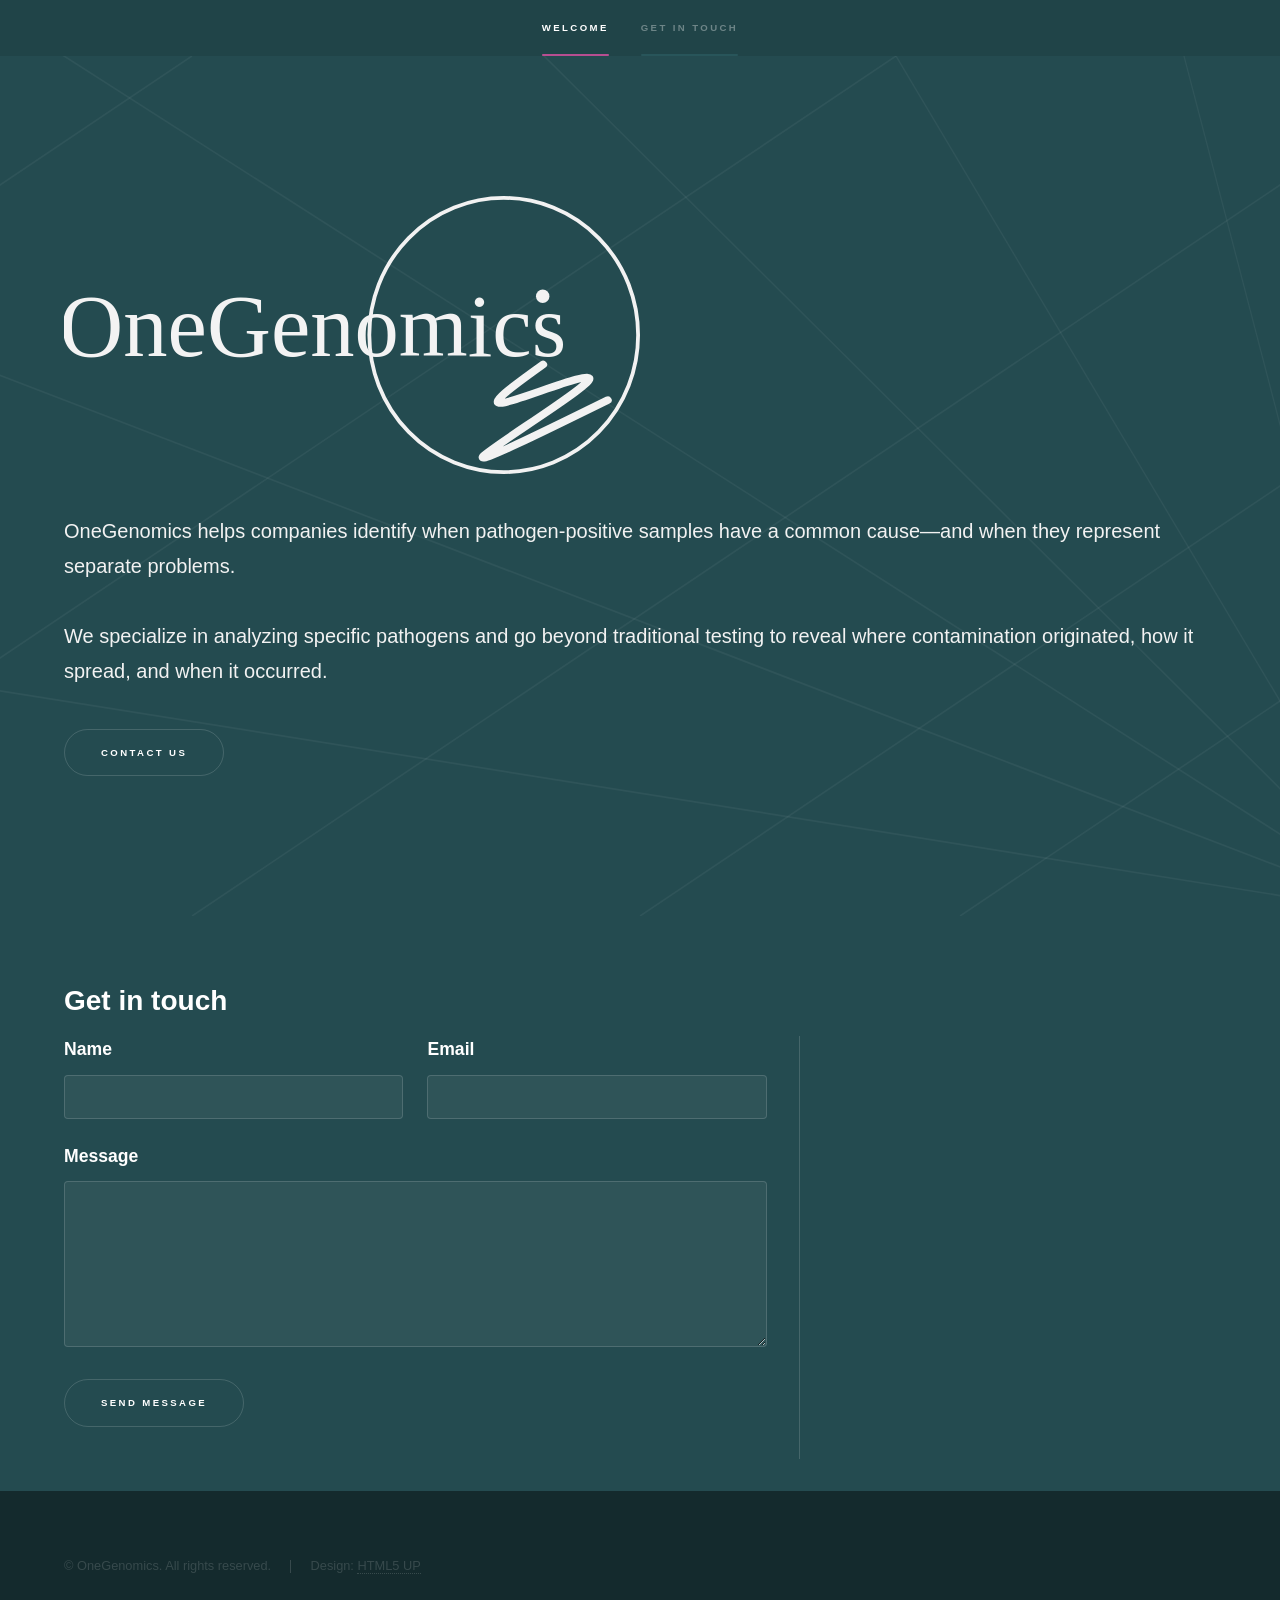
<file: index.html>
<!DOCTYPE HTML>
<!--
	Hyperspace by HTML5 UP
	html5up.net | @ajlkn
	Free for personal and commercial use under the CCA 3.0 license (html5up.net/license)
-->
<html>
	<head>
		<title>OneGenomics</title>
		<meta charset="utf-8" />
		<meta name="viewport" content="width=device-width, initial-scale=1, user-scalable=no" />
		<link rel="stylesheet" href="assets/css/main.css" />
		<noscript><link rel="stylesheet" href="assets/css/noscript.css" /></noscript>
	</head>
	<body class="is-preload">

		<!-- Sidebar -->
			<section id="sidebar">
				<div class="inner">
					<nav>
						<ul>
							<li><a href="#intro">Welcome</a></li>
							<!-- <li><a href="#one">Who we are</a></li> -->
							<!-- <li><a href="#two">What we do</a></li> -->
							<li><a href="#three">Get in touch</a></li>
						</ul>
					</nav>
				</div>
			</section>

		<!-- Wrapper -->
			<div id="wrapper">

				<!-- Intro -->
					<section id="intro" class="wrapper style1 fullscreen fade-up">
						<div class="inner">
							<h1><img src="assets/css/images/logo.svg" alt="OneGenomics" style="width: 50%;" /></h1>
							<p style="color: #f2f2f2ff;">OneGenomics helps companies identify when pathogen-positive samples have a common cause—and when they represent separate problems. <br />
							<br />
							We specialize in analyzing specific pathogens and go beyond traditional testing to reveal where contamination originated, how it spread, and when it occurred. </p>
							<ul class="actions">
								<li><a href="#three" class="button scrolly">Contact Us</a></li>
							</ul>
						</div>
					</section>

				<!-- One -->
<!-- 					<section id="one" class="wrapper style2 spotlights">
						<section>
							<a href="#" class="image"><img src="images/pic01.jpg" alt="" data-position="center center" /></a>
							<div class="content">
								<div class="inner">
									<h2>Sed ipsum dolor</h2>
									<p>Phasellus convallis elit id ullamcorper pulvinar. Duis aliquam turpis mauris, eu ultricies erat malesuada quis. Aliquam dapibus.</p>
									<ul class="actions">
										<li><a href="generic.html" class="button">Learn more</a></li>
									</ul>
								</div>
							</div>
						</section>
						<section>
							<a href="#" class="image"><img src="images/pic02.jpg" alt="" data-position="top center" /></a>
							<div class="content">
								<div class="inner">
									<h2>Feugiat consequat</h2>
									<p>Phasellus convallis elit id ullamcorper pulvinar. Duis aliquam turpis mauris, eu ultricies erat malesuada quis. Aliquam dapibus.</p>
									<ul class="actions">
										<li><a href="generic.html" class="button">Learn more</a></li>
									</ul>
								</div>
							</div>
						</section>
						<section>
							<a href="#" class="image"><img src="images/pic03.jpg" alt="" data-position="25% 25%" /></a>
							<div class="content">
								<div class="inner">
									<h2>Ultricies aliquam</h2>
									<p>Phasellus convallis elit id ullamcorper pulvinar. Duis aliquam turpis mauris, eu ultricies erat malesuada quis. Aliquam dapibus.</p>
									<ul class="actions">
										<li><a href="generic.html" class="button">Learn more</a></li>
									</ul>
								</div>
							</div>
						</section>
					</section> -->

				<!-- Two -->
<!-- 					<section id="two" class="wrapper style3 fade-up">
						<div class="inner">
							<h2>What we do</h2>
							<p>Phasellus convallis elit id ullamcorper pulvinar. Duis aliquam turpis mauris, eu ultricies erat malesuada quis. Aliquam dapibus, lacus eget hendrerit bibendum, urna est aliquam sem, sit amet imperdiet est velit quis lorem.</p>
							<div class="features">
								<section>
									<span class="icon solid major fa-code"></span>
									<h3>Lorem ipsum amet</h3>
									<p>Phasellus convallis elit id ullam corper amet et pulvinar. Duis aliquam turpis mauris, sed ultricies erat dapibus.</p>
								</section>
								<section>
									<span class="icon solid major fa-lock"></span>
									<h3>Aliquam sed nullam</h3>
									<p>Phasellus convallis elit id ullam corper amet et pulvinar. Duis aliquam turpis mauris, sed ultricies erat dapibus.</p>
								</section>
								<section>
									<span class="icon solid major fa-cog"></span>
									<h3>Sed erat ullam corper</h3>
									<p>Phasellus convallis elit id ullam corper amet et pulvinar. Duis aliquam turpis mauris, sed ultricies erat dapibus.</p>
								</section>
								<section>
									<span class="icon solid major fa-desktop"></span>
									<h3>Veroeros quis lorem</h3>
									<p>Phasellus convallis elit id ullam corper amet et pulvinar. Duis aliquam turpis mauris, sed ultricies erat dapibus.</p>
								</section>
								<section>
									<span class="icon solid major fa-link"></span>
									<h3>Urna quis bibendum</h3>
									<p>Phasellus convallis elit id ullam corper amet et pulvinar. Duis aliquam turpis mauris, sed ultricies erat dapibus.</p>
								</section>
								<section>
									<span class="icon major fa-gem"></span>
									<h3>Aliquam urna dapibus</h3>
									<p>Phasellus convallis elit id ullam corper amet et pulvinar. Duis aliquam turpis mauris, sed ultricies erat dapibus.</p>
								</section>
							</div>
							<ul class="actions">
								<li><a href="generic.html" class="button">Learn more</a></li>
							</ul>
						</div>
					</section> -->

				<!-- Three -->
					<section id="three" class="wrapper style1 fade-up">
						<div class="inner">
							<h2>Get in touch</h2>
							<div class="split style1">
								<section>
									<form method="POST" action="https://formsubmit.co/cam%40onegenomics.tech">
										<!--
											FormSubmit allows the form to send directly to your email (no backend required).
											See https://formsubmit.co/ for more details.
										-->
										<input type="hidden" name="_subject" value="New message from onegenomics.tech" />
										<input type="hidden" name="_captcha" value="false" />
										<input type="hidden" name="_next" value="https://onegenomics.tech/thank-you.html" />
										<div class="fields">
											<div class="field half">
												<label for="name">Name</label>
												<input type="text" name="name" id="name" required />
											</div>
											<div class="field half">
												<label for="email">Email</label>
												<input type="email" name="email" id="email" required />
											</div>
											<div class="field">
												<label for="message">Message</label>
												<textarea name="message" id="message" rows="5" required></textarea>
											</div>
										</div>
										<ul class="actions">
												<li><button type="submit" class="button submit">Send Message</button></li>
										</ul>
									</form>
								</section>
								<!--
								<section>
									<ul class="contact">
										<li>
											<h3>Address</h3>
											<span>12345 Somewhere Road #654<br />
											Nashville, TN 00000-0000<br />
											USA</span>
										</li>
										<li>
											<h3>Email</h3>
											<a href="#">user@untitled.tld</a>
										</li>
										<li>
											<h3>Phone</h3>
											<span>(000) 000-0000</span>
										</li>
										<li>
											<h3>Social</h3>
											<ul class="icons">
												<li><a href="#" class="icon brands fa-twitter"><span class="label">Twitter</span></a></li>
												<li><a href="#" class="icon brands fa-facebook-f"><span class="label">Facebook</span></a></li>
												<li><a href="#" class="icon brands fa-github"><span class="label">GitHub</span></a></li>
												<li><a href="#" class="icon brands fa-instagram"><span class="label">Instagram</span></a></li>
												<li><a href="#" class="icon brands fa-linkedin-in"><span class="label">LinkedIn</span></a></li>
											</ul>
										</li>
									</ul>
								</section>
								-->
							</div>
						</div>
					</section>

			</div>

		<!-- Footer -->
			<footer id="footer" class="wrapper style1-alt">
				<div class="inner">
					<ul class="menu">
						<li>&copy; OneGenomics. All rights reserved.</li><li>Design: <a href="http://html5up.net">HTML5 UP</a></li>
					</ul>
				</div>
			</footer>

		<!-- Scripts -->
			<script src="assets/js/jquery.min.js"></script>
			<script src="assets/js/jquery.scrollex.min.js"></script>
			<script src="assets/js/jquery.scrolly.min.js"></script>
			<script src="assets/js/browser.min.js"></script>
			<script src="assets/js/breakpoints.min.js"></script>
			<script src="assets/js/util.js"></script>
			<script src="assets/js/main.js"></script>

	</body>
</html>
</file>
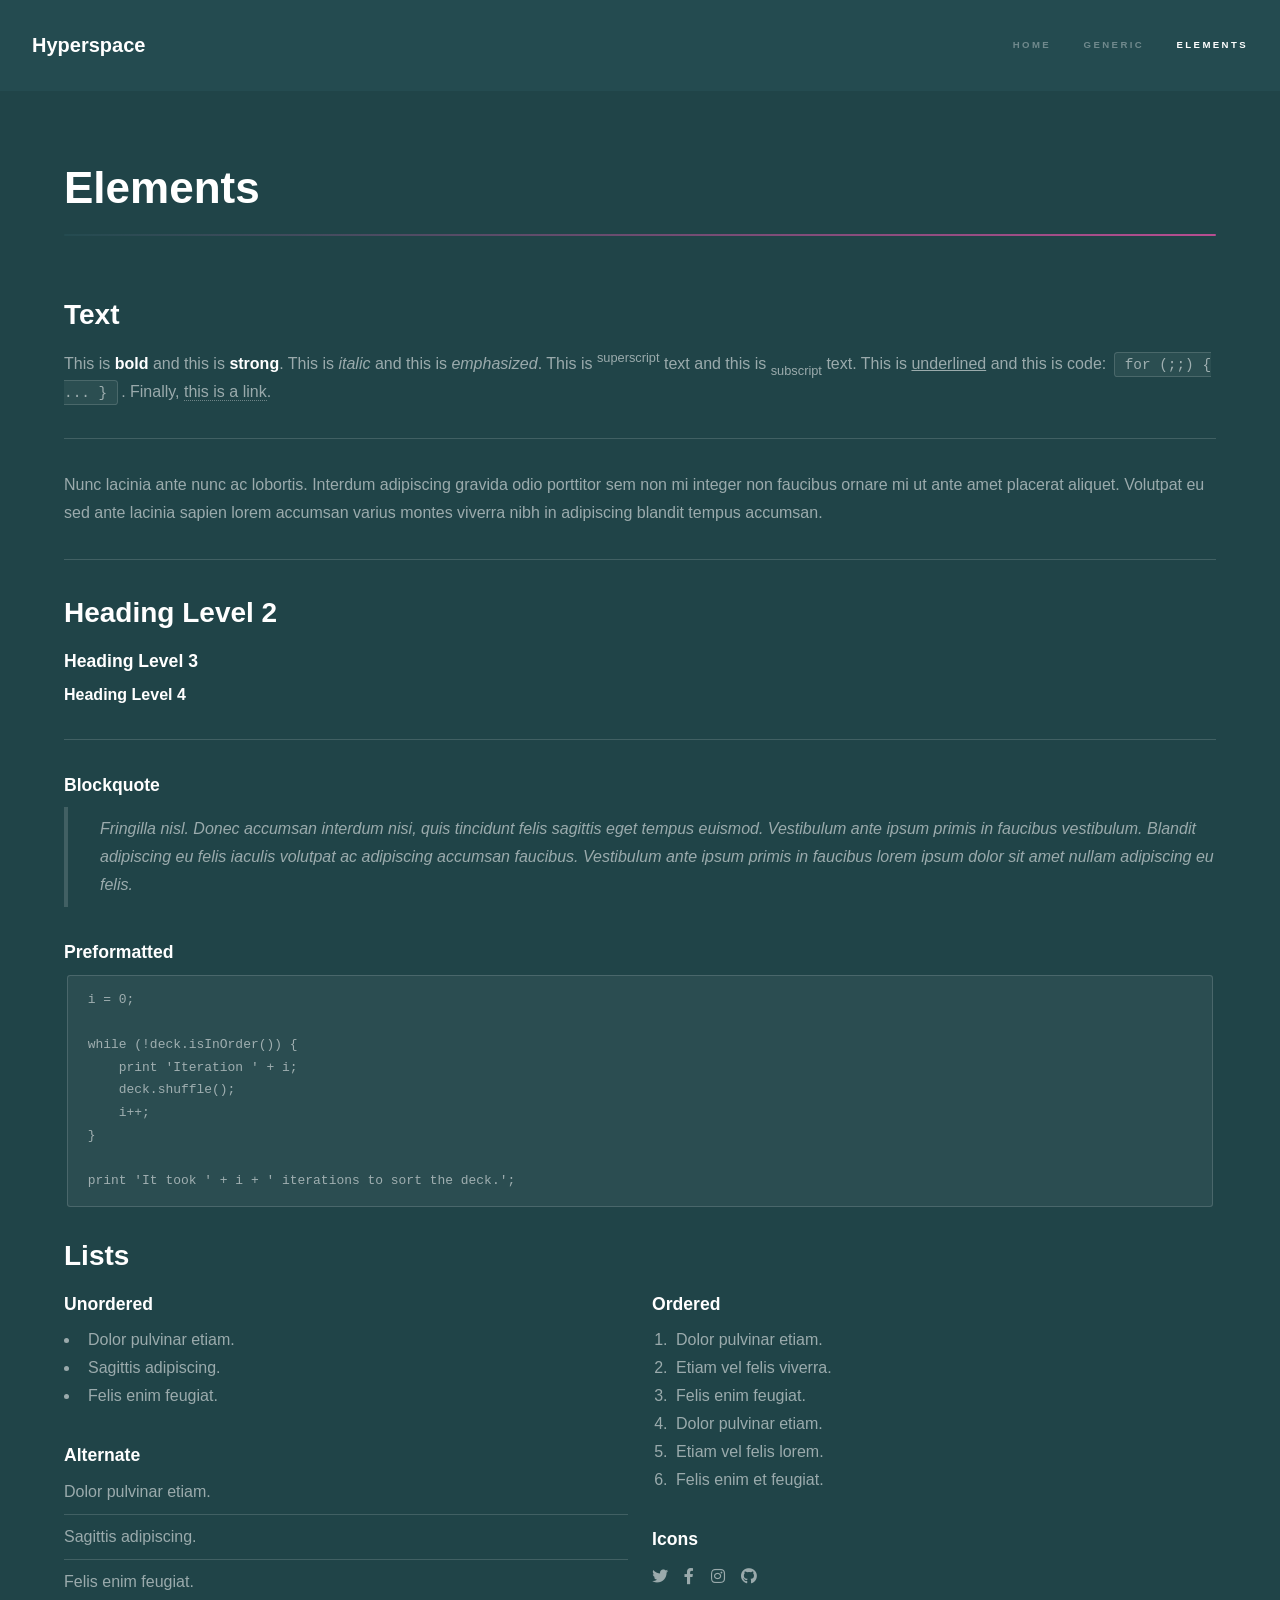
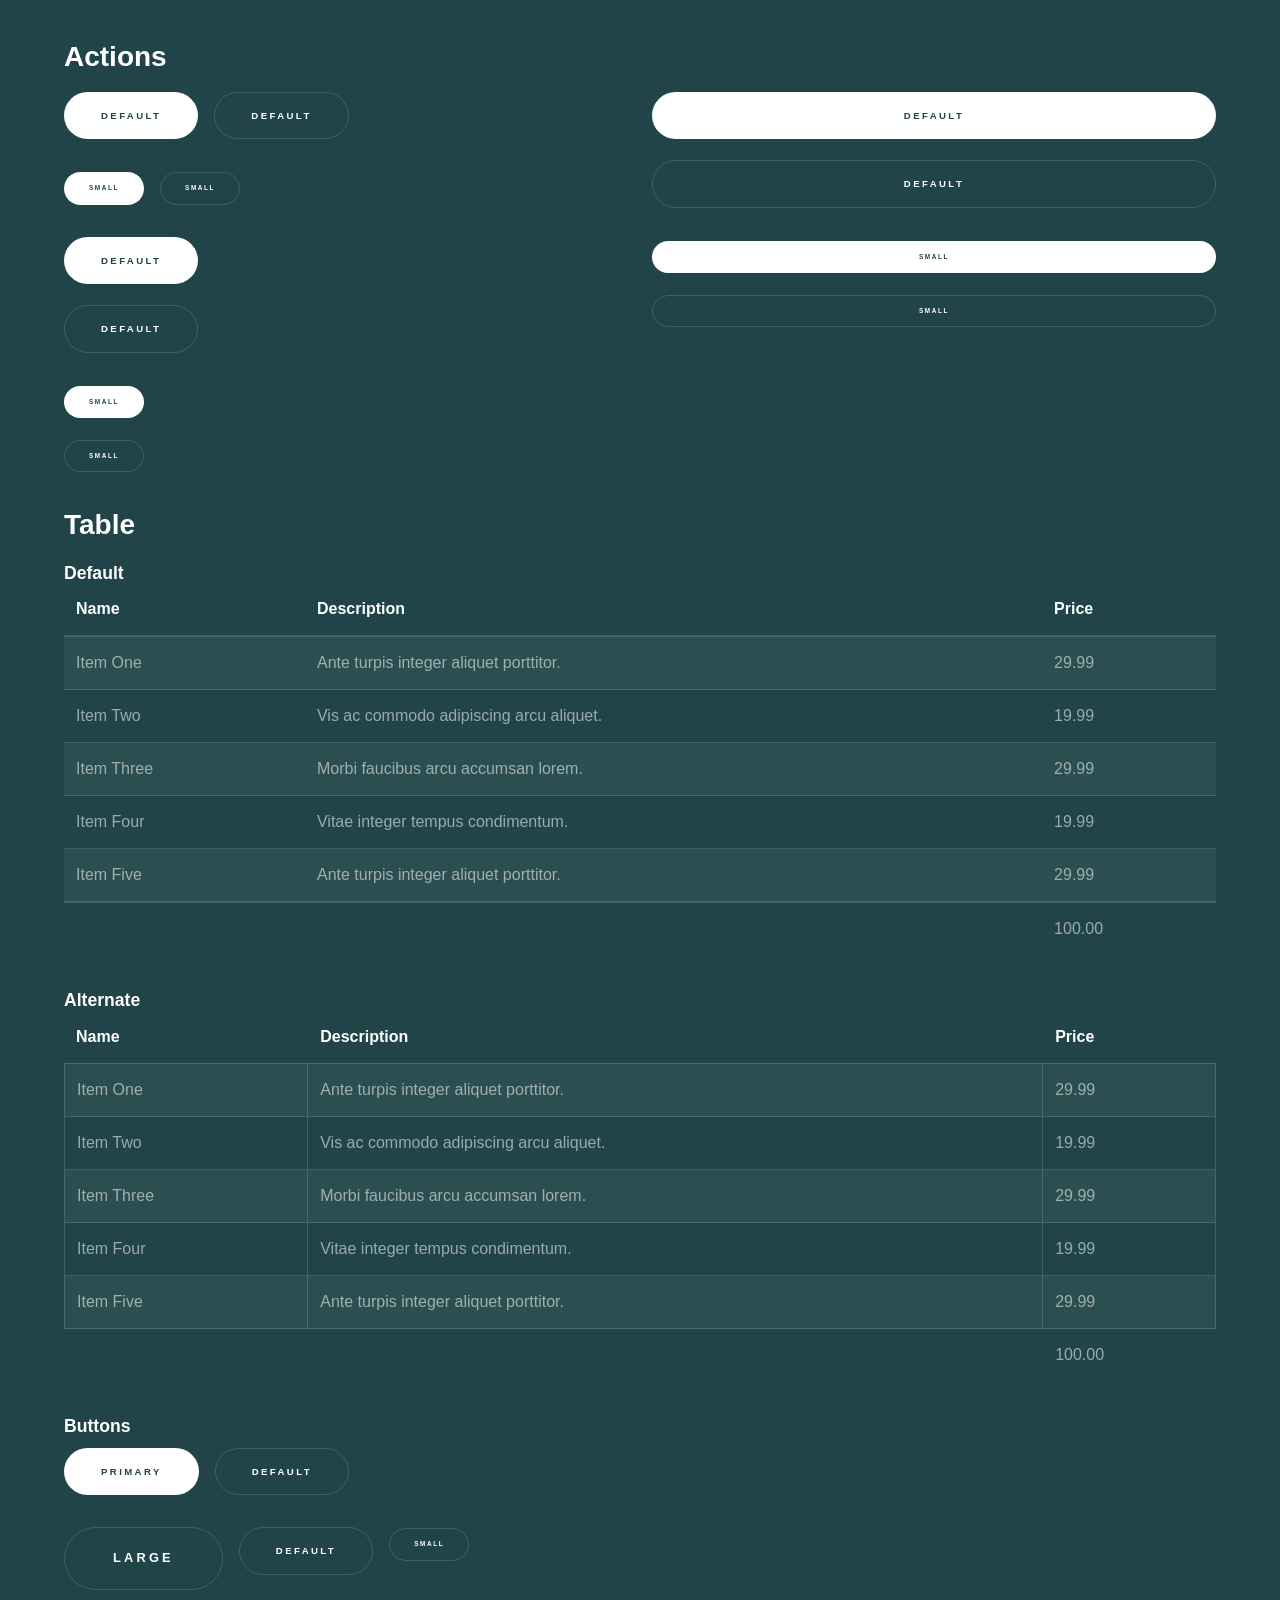
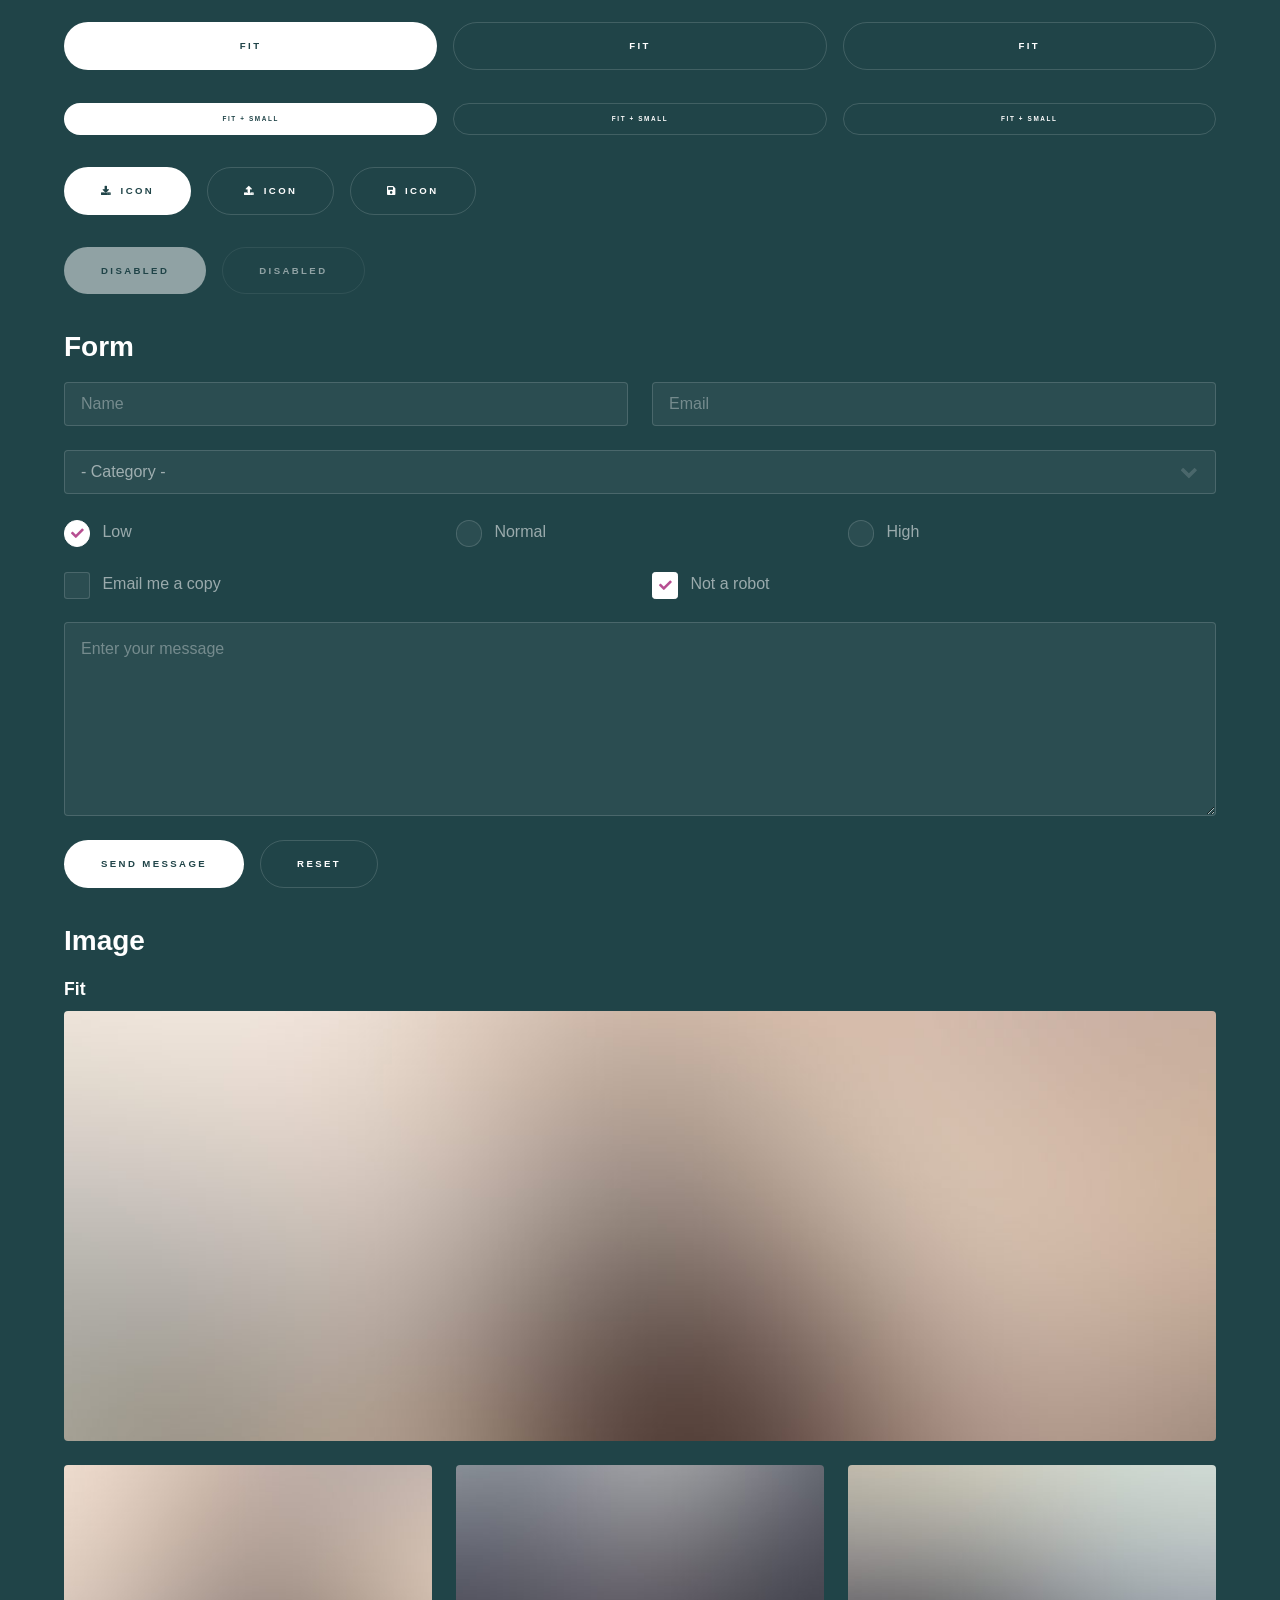
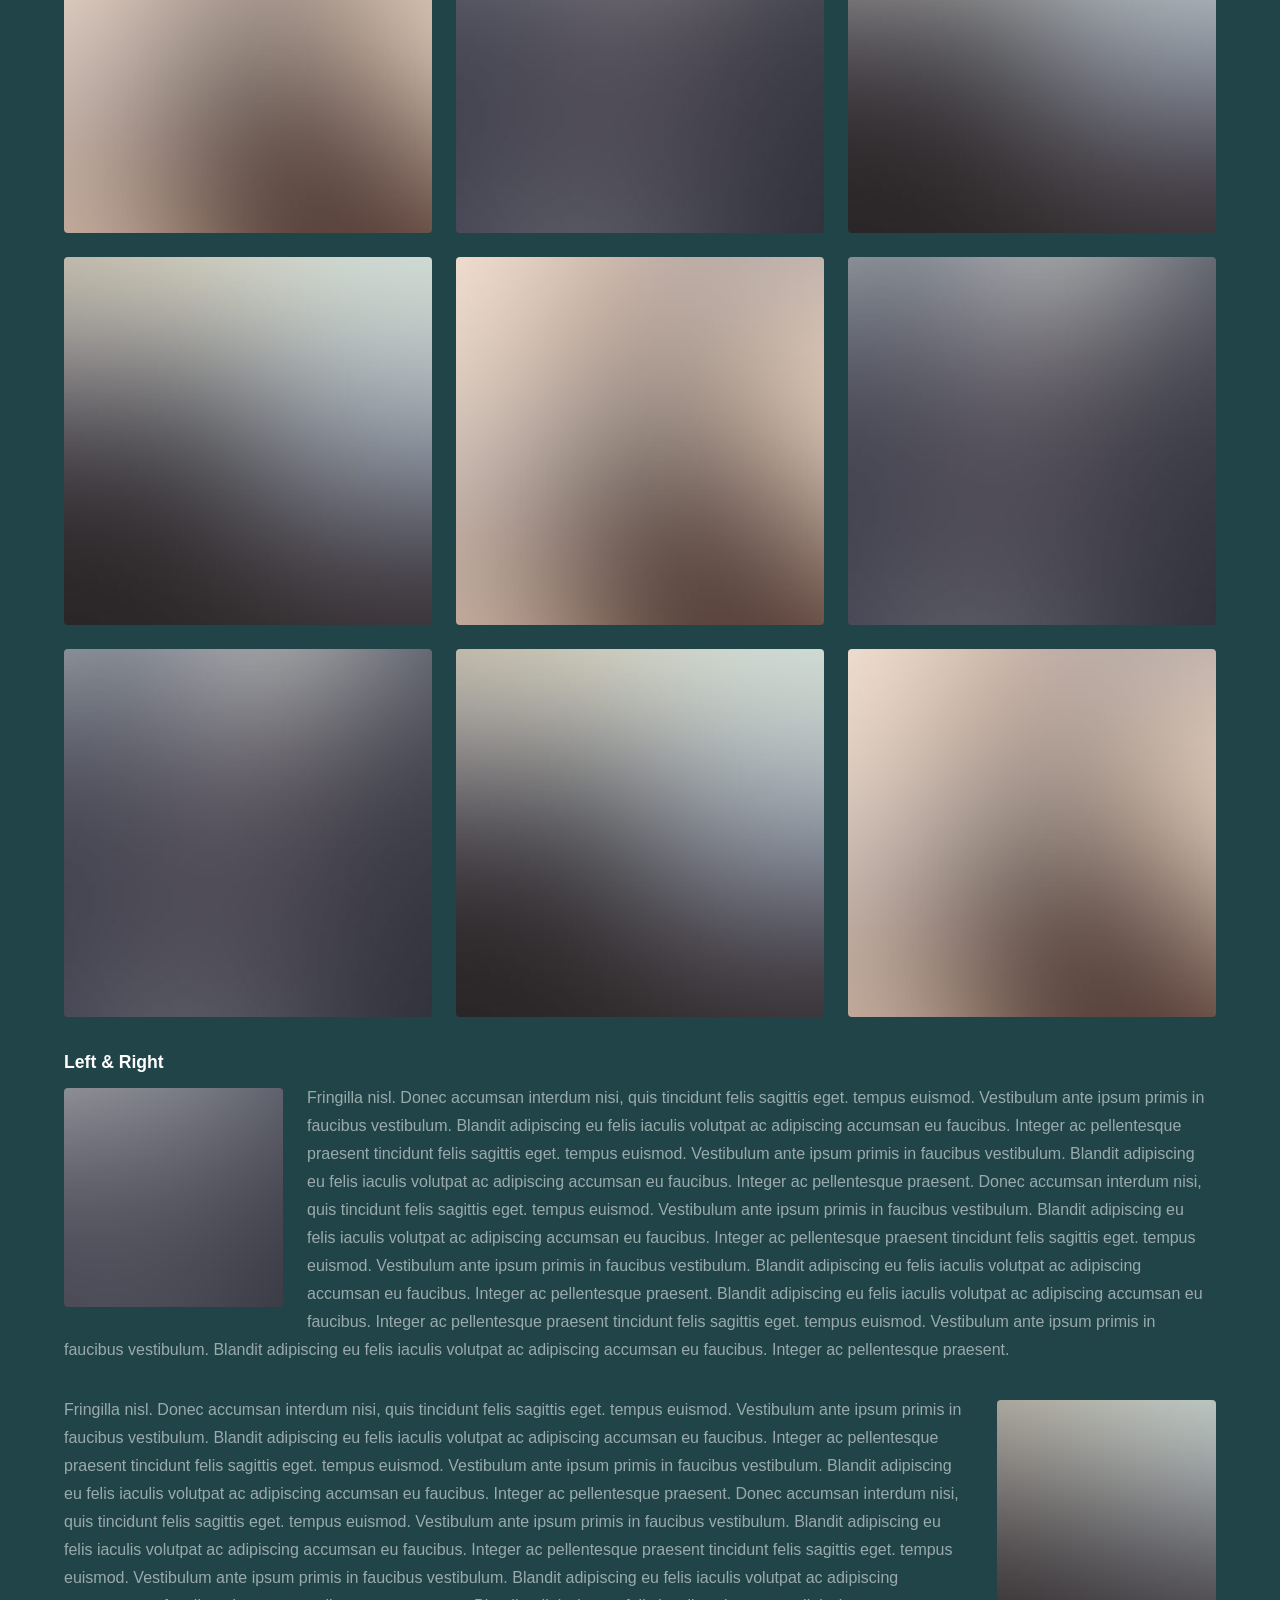
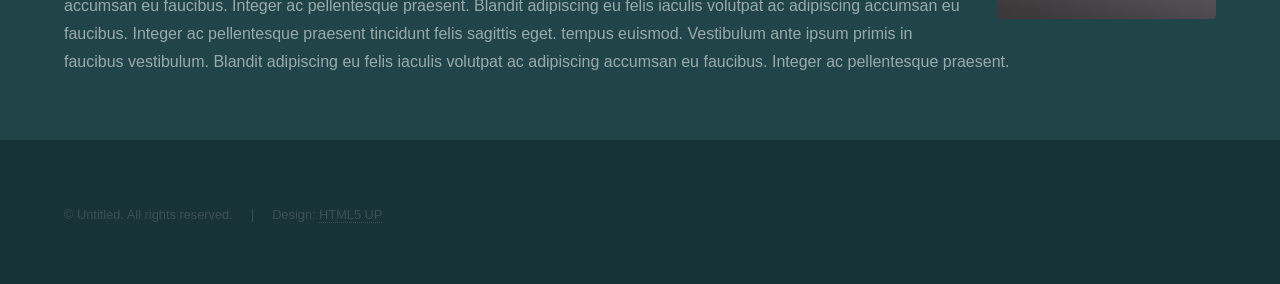
<file: elements.html>
<!DOCTYPE HTML>
<!--
	Hyperspace by HTML5 UP
	html5up.net | @ajlkn
	Free for personal and commercial use under the CCA 3.0 license (html5up.net/license)
-->
<html>
	<head>
		<title>Elements - Hyperspace by HTML5 UP</title>
		<meta charset="utf-8" />
		<meta name="viewport" content="width=device-width, initial-scale=1, user-scalable=no" />
		<link rel="stylesheet" href="assets/css/main.css" />
		<noscript><link rel="stylesheet" href="assets/css/noscript.css" /></noscript>
	</head>
	<body class="is-preload">

		<!-- Header -->
			<header id="header">
				<a href="index.html" class="title">Hyperspace</a>
				<nav>
					<ul>
						<li><a href="index.html">Home</a></li>
						<li><a href="generic.html">Generic</a></li>
						<li><a href="elements.html"  class="active">Elements</a></li>
					</ul>
				</nav>
			</header>

		<!-- Wrapper -->
			<div id="wrapper">

				<!-- Main -->
					<section id="main" class="wrapper">
						<div class="inner">
							<h1 class="major">Elements</h1>

							<!-- Text -->
								<section>
									<h2>Text</h2>
									<p>This is <b>bold</b> and this is <strong>strong</strong>. This is <i>italic</i> and this is <em>emphasized</em>.
									This is <sup>superscript</sup> text and this is <sub>subscript</sub> text.
									This is <u>underlined</u> and this is code: <code>for (;;) { ... }</code>. Finally, <a href="#">this is a link</a>.</p>
									<hr />
									<p>Nunc lacinia ante nunc ac lobortis. Interdum adipiscing gravida odio porttitor sem non mi integer non faucibus ornare mi ut ante amet placerat aliquet. Volutpat eu sed ante lacinia sapien lorem accumsan varius montes viverra nibh in adipiscing blandit tempus accumsan.</p>
									<hr />
									<h2>Heading Level 2</h2>
									<h3>Heading Level 3</h3>
									<h4>Heading Level 4</h4>
									<hr />
									<h3>Blockquote</h3>
									<blockquote>Fringilla nisl. Donec accumsan interdum nisi, quis tincidunt felis sagittis eget tempus euismod. Vestibulum ante ipsum primis in faucibus vestibulum. Blandit adipiscing eu felis iaculis volutpat ac adipiscing accumsan faucibus. Vestibulum ante ipsum primis in faucibus lorem ipsum dolor sit amet nullam adipiscing eu felis.</blockquote>
									<h3>Preformatted</h3>
									<pre><code>i = 0;

while (!deck.isInOrder()) {
    print 'Iteration ' + i;
    deck.shuffle();
    i++;
}

print 'It took ' + i + ' iterations to sort the deck.';</code></pre>
								</section>

							<!-- Lists -->
								<section>
									<h2>Lists</h2>
									<div class="row">
										<div class="col-6 col-12-medium">
											<h3>Unordered</h3>
											<ul>
												<li>Dolor pulvinar etiam.</li>
												<li>Sagittis adipiscing.</li>
												<li>Felis enim feugiat.</li>
											</ul>
											<h3>Alternate</h3>
											<ul class="alt">
												<li>Dolor pulvinar etiam.</li>
												<li>Sagittis adipiscing.</li>
												<li>Felis enim feugiat.</li>
											</ul>
										</div>
										<div class="col-6 col-12-medium">
											<h3>Ordered</h3>
											<ol>
												<li>Dolor pulvinar etiam.</li>
												<li>Etiam vel felis viverra.</li>
												<li>Felis enim feugiat.</li>
												<li>Dolor pulvinar etiam.</li>
												<li>Etiam vel felis lorem.</li>
												<li>Felis enim et feugiat.</li>
											</ol>
											<h3>Icons</h3>
											<ul class="icons">
												<li><a href="#" class="icon brands fa-twitter"><span class="label">Twitter</span></a></li>
												<li><a href="#" class="icon brands fa-facebook-f"><span class="label">Facebook</span></a></li>
												<li><a href="#" class="icon brands fa-instagram"><span class="label">Instagram</span></a></li>
												<li><a href="#" class="icon brands fa-github"><span class="label">Github</span></a></li>
											</ul>
										</div>
									</div>
									<h2>Actions</h2>
									<div class="row">
										<div class="col-6 col-12-medium">
											<ul class="actions">
												<li><a href="#" class="button primary">Default</a></li>
												<li><a href="#" class="button">Default</a></li>
											</ul>
											<ul class="actions small">
												<li><a href="#" class="button primary small">Small</a></li>
												<li><a href="#" class="button small">Small</a></li>
											</ul>
											<ul class="actions stacked">
												<li><a href="#" class="button primary">Default</a></li>
												<li><a href="#" class="button">Default</a></li>
											</ul>
											<ul class="actions stacked">
												<li><a href="#" class="button primary small">Small</a></li>
												<li><a href="#" class="button small">Small</a></li>
											</ul>
										</div>
										<div class="col-6 col-12-medium">
											<ul class="actions stacked">
												<li><a href="#" class="button primary fit">Default</a></li>
												<li><a href="#" class="button fit">Default</a></li>
											</ul>
											<ul class="actions stacked">
												<li><a href="#" class="button primary small fit">Small</a></li>
												<li><a href="#" class="button small fit">Small</a></li>
											</ul>
										</div>
									</div>
								</section>

							<!-- Table -->
								<section>
									<h2>Table</h2>
									<h3>Default</h3>
									<div class="table-wrapper">
										<table>
											<thead>
												<tr>
													<th>Name</th>
													<th>Description</th>
													<th>Price</th>
												</tr>
											</thead>
											<tbody>
												<tr>
													<td>Item One</td>
													<td>Ante turpis integer aliquet porttitor.</td>
													<td>29.99</td>
												</tr>
												<tr>
													<td>Item Two</td>
													<td>Vis ac commodo adipiscing arcu aliquet.</td>
													<td>19.99</td>
												</tr>
												<tr>
													<td>Item Three</td>
													<td> Morbi faucibus arcu accumsan lorem.</td>
													<td>29.99</td>
												</tr>
												<tr>
													<td>Item Four</td>
													<td>Vitae integer tempus condimentum.</td>
													<td>19.99</td>
												</tr>
												<tr>
													<td>Item Five</td>
													<td>Ante turpis integer aliquet porttitor.</td>
													<td>29.99</td>
												</tr>
											</tbody>
											<tfoot>
												<tr>
													<td colspan="2"></td>
													<td>100.00</td>
												</tr>
											</tfoot>
										</table>
									</div>

									<h3>Alternate</h3>
									<div class="table-wrapper">
										<table class="alt">
											<thead>
												<tr>
													<th>Name</th>
													<th>Description</th>
													<th>Price</th>
												</tr>
											</thead>
											<tbody>
												<tr>
													<td>Item One</td>
													<td>Ante turpis integer aliquet porttitor.</td>
													<td>29.99</td>
												</tr>
												<tr>
													<td>Item Two</td>
													<td>Vis ac commodo adipiscing arcu aliquet.</td>
													<td>19.99</td>
												</tr>
												<tr>
													<td>Item Three</td>
													<td> Morbi faucibus arcu accumsan lorem.</td>
													<td>29.99</td>
												</tr>
												<tr>
													<td>Item Four</td>
													<td>Vitae integer tempus condimentum.</td>
													<td>19.99</td>
												</tr>
												<tr>
													<td>Item Five</td>
													<td>Ante turpis integer aliquet porttitor.</td>
													<td>29.99</td>
												</tr>
											</tbody>
											<tfoot>
												<tr>
													<td colspan="2"></td>
													<td>100.00</td>
												</tr>
											</tfoot>
										</table>
									</div>
								</section>

							<!-- Buttons -->
								<section>
									<h3>Buttons</h3>
									<ul class="actions">
										<li><a href="#" class="button primary">Primary</a></li>
										<li><a href="#" class="button">Default</a></li>
									</ul>
									<ul class="actions">
										<li><a href="#" class="button large">Large</a></li>
										<li><a href="#" class="button">Default</a></li>
										<li><a href="#" class="button small">Small</a></li>
									</ul>
									<ul class="actions fit">
										<li><a href="#" class="button primary fit">Fit</a></li>
										<li><a href="#" class="button fit">Fit</a></li>
										<li><a href="#" class="button fit">Fit</a></li>
									</ul>
									<ul class="actions fit small">
										<li><a href="#" class="button primary fit small">Fit + Small</a></li>
										<li><a href="#" class="button fit small">Fit + Small</a></li>
										<li><a href="#" class="button fit small">Fit + Small</a></li>
									</ul>
									<ul class="actions">
										<li><a href="#" class="button primary icon solid fa-download">Icon</a></li>
										<li><a href="#" class="button icon solid fa-upload">Icon</a></li>
										<li><a href="#" class="button icon solid fa-save">Icon</a></li>
									</ul>
									<ul class="actions">
										<li><span class="button primary disabled">Disabled</span></li>
										<li><span class="button disabled">Disabled</span></li>
									</ul>
								</section>

							<!-- Form -->
								<section>
									<h2>Form</h2>
									<form method="post" action="#">
										<div class="row gtr-uniform">
											<div class="col-6 col-12-xsmall">
												<input type="text" name="demo-name" id="demo-name" value="" placeholder="Name" />
											</div>
											<div class="col-6 col-12-xsmall">
												<input type="email" name="demo-email" id="demo-email" value="" placeholder="Email" />
											</div>
											<div class="col-12">
												<select name="demo-category" id="demo-category">
													<option value="">- Category -</option>
													<option value="1">Manufacturing</option>
													<option value="1">Shipping</option>
													<option value="1">Administration</option>
													<option value="1">Human Resources</option>
												</select>
											</div>
											<div class="col-4 col-12-small">
												<input type="radio" id="demo-priority-low" name="demo-priority" checked>
												<label for="demo-priority-low">Low</label>
											</div>
											<div class="col-4 col-12-small">
												<input type="radio" id="demo-priority-normal" name="demo-priority">
												<label for="demo-priority-normal">Normal</label>
											</div>
											<div class="col-4 col-12-small">
												<input type="radio" id="demo-priority-high" name="demo-priority">
												<label for="demo-priority-high">High</label>
											</div>
											<div class="col-6 col-12-small">
												<input type="checkbox" id="demo-copy" name="demo-copy">
												<label for="demo-copy">Email me a copy</label>
											</div>
											<div class="col-6 col-12-small">
												<input type="checkbox" id="demo-human" name="demo-human" checked>
												<label for="demo-human">Not a robot</label>
											</div>
											<div class="col-12">
												<textarea name="demo-message" id="demo-message" placeholder="Enter your message" rows="6"></textarea>
											</div>
											<div class="col-12">
												<ul class="actions">
													<li><input type="submit" value="Send Message" class="primary" /></li>
													<li><input type="reset" value="Reset" /></li>
												</ul>
											</div>
										</div>
									</form>
								</section>

							<!-- Image -->
								<section>
									<h2>Image</h2>
									<h3>Fit</h3>
									<div class="box alt">
										<div class="row gtr-uniform">
											<div class="col-12"><span class="image fit"><img src="images/pic04.jpg" alt="" /></span></div>
											<div class="col-4"><span class="image fit"><img src="images/pic01.jpg" alt="" /></span></div>
											<div class="col-4"><span class="image fit"><img src="images/pic02.jpg" alt="" /></span></div>
											<div class="col-4"><span class="image fit"><img src="images/pic03.jpg" alt="" /></span></div>
											<div class="col-4"><span class="image fit"><img src="images/pic03.jpg" alt="" /></span></div>
											<div class="col-4"><span class="image fit"><img src="images/pic01.jpg" alt="" /></span></div>
											<div class="col-4"><span class="image fit"><img src="images/pic02.jpg" alt="" /></span></div>
											<div class="col-4"><span class="image fit"><img src="images/pic02.jpg" alt="" /></span></div>
											<div class="col-4"><span class="image fit"><img src="images/pic03.jpg" alt="" /></span></div>
											<div class="col-4"><span class="image fit"><img src="images/pic01.jpg" alt="" /></span></div>
										</div>
									</div>
									<h3>Left &amp; Right</h3>
									<p><span class="image left"><img src="images/pic05.jpg" alt="" /></span>Fringilla nisl. Donec accumsan interdum nisi, quis tincidunt felis sagittis eget. tempus euismod. Vestibulum ante ipsum primis in faucibus vestibulum. Blandit adipiscing eu felis iaculis volutpat ac adipiscing accumsan eu faucibus. Integer ac pellentesque praesent tincidunt felis sagittis eget. tempus euismod. Vestibulum ante ipsum primis in faucibus vestibulum. Blandit adipiscing eu felis iaculis volutpat ac adipiscing accumsan eu faucibus. Integer ac pellentesque praesent. Donec accumsan interdum nisi, quis tincidunt felis sagittis eget. tempus euismod. Vestibulum ante ipsum primis in faucibus vestibulum. Blandit adipiscing eu felis iaculis volutpat ac adipiscing accumsan eu faucibus. Integer ac pellentesque praesent tincidunt felis sagittis eget. tempus euismod. Vestibulum ante ipsum primis in faucibus vestibulum. Blandit adipiscing eu felis iaculis volutpat ac adipiscing accumsan eu faucibus. Integer ac pellentesque praesent. Blandit adipiscing eu felis iaculis volutpat ac adipiscing accumsan eu faucibus. Integer ac pellentesque praesent tincidunt felis sagittis eget. tempus euismod. Vestibulum ante ipsum primis in faucibus vestibulum. Blandit adipiscing eu felis iaculis volutpat ac adipiscing accumsan eu faucibus. Integer ac pellentesque praesent.</p>
									<p><span class="image right"><img src="images/pic06.jpg" alt="" /></span>Fringilla nisl. Donec accumsan interdum nisi, quis tincidunt felis sagittis eget. tempus euismod. Vestibulum ante ipsum primis in faucibus vestibulum. Blandit adipiscing eu felis iaculis volutpat ac adipiscing accumsan eu faucibus. Integer ac pellentesque praesent tincidunt felis sagittis eget. tempus euismod. Vestibulum ante ipsum primis in faucibus vestibulum. Blandit adipiscing eu felis iaculis volutpat ac adipiscing accumsan eu faucibus. Integer ac pellentesque praesent. Donec accumsan interdum nisi, quis tincidunt felis sagittis eget. tempus euismod. Vestibulum ante ipsum primis in faucibus vestibulum. Blandit adipiscing eu felis iaculis volutpat ac adipiscing accumsan eu faucibus. Integer ac pellentesque praesent tincidunt felis sagittis eget. tempus euismod. Vestibulum ante ipsum primis in faucibus vestibulum. Blandit adipiscing eu felis iaculis volutpat ac adipiscing accumsan eu faucibus. Integer ac pellentesque praesent. Blandit adipiscing eu felis iaculis volutpat ac adipiscing accumsan eu faucibus. Integer ac pellentesque praesent tincidunt felis sagittis eget. tempus euismod. Vestibulum ante ipsum primis in faucibus vestibulum. Blandit adipiscing eu felis iaculis volutpat ac adipiscing accumsan eu faucibus. Integer ac pellentesque praesent.</p>
								</section>

						</div>
					</section>

			</div>

		<!-- Footer -->
			<footer id="footer" class="wrapper alt">
				<div class="inner">
					<ul class="menu">
						<li>&copy; Untitled. All rights reserved.</li><li>Design: <a href="http://html5up.net">HTML5 UP</a></li>
					</ul>
				</div>
			</footer>

		<!-- Scripts -->
			<script src="assets/js/jquery.min.js"></script>
			<script src="assets/js/jquery.scrollex.min.js"></script>
			<script src="assets/js/jquery.scrolly.min.js"></script>
			<script src="assets/js/browser.min.js"></script>
			<script src="assets/js/breakpoints.min.js"></script>
			<script src="assets/js/util.js"></script>
			<script src="assets/js/main.js"></script>

	</body>
</html>
</file>
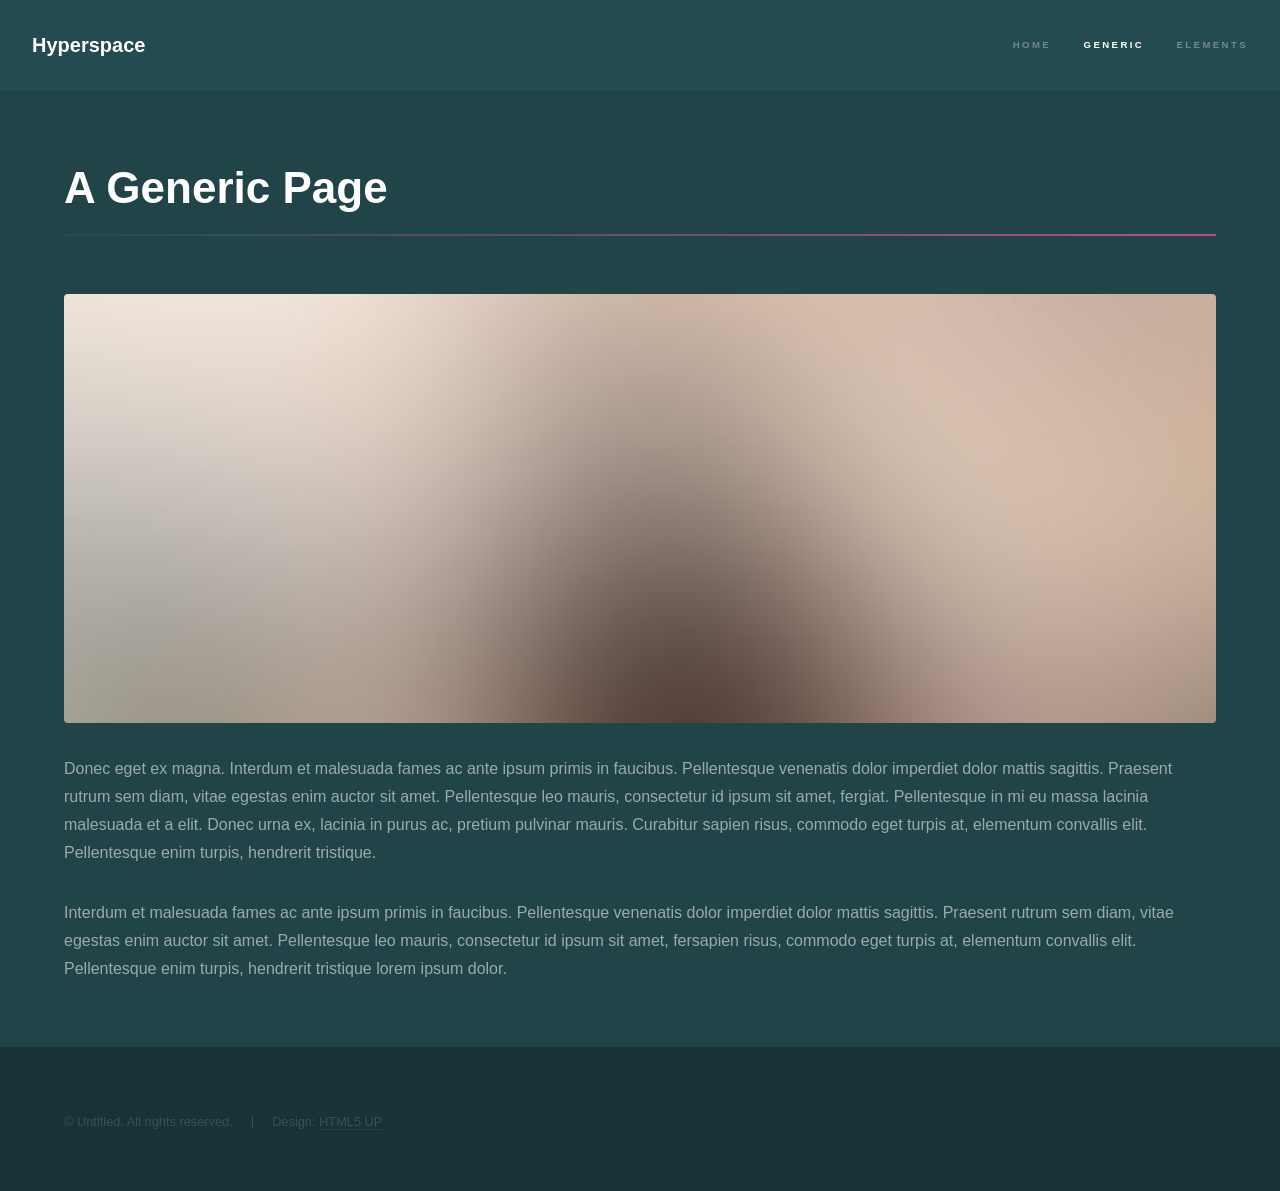
<file: generic.html>
<!DOCTYPE HTML>
<!--
	Hyperspace by HTML5 UP
	html5up.net | @ajlkn
	Free for personal and commercial use under the CCA 3.0 license (html5up.net/license)
-->
<html>
	<head>
		<title>Generic - Hyperspace by HTML5 UP</title>
		<meta charset="utf-8" />
		<meta name="viewport" content="width=device-width, initial-scale=1, user-scalable=no" />
		<link rel="stylesheet" href="assets/css/main.css" />
		<noscript><link rel="stylesheet" href="assets/css/noscript.css" /></noscript>
	</head>
	<body class="is-preload">

		<!-- Header -->
			<header id="header">
				<a href="index.html" class="title">Hyperspace</a>
				<nav>
					<ul>
						<li><a href="index.html">Home</a></li>
						<li><a href="generic.html" class="active">Generic</a></li>
						<li><a href="elements.html">Elements</a></li>
					</ul>
				</nav>
			</header>

		<!-- Wrapper -->
			<div id="wrapper">

				<!-- Main -->
					<section id="main" class="wrapper">
						<div class="inner">
							<h1 class="major">A Generic Page</h1>
							<span class="image fit"><img src="images/pic04.jpg" alt="" /></span>
							<p>Donec eget ex magna. Interdum et malesuada fames ac ante ipsum primis in faucibus. Pellentesque venenatis dolor imperdiet dolor mattis sagittis. Praesent rutrum sem diam, vitae egestas enim auctor sit amet. Pellentesque leo mauris, consectetur id ipsum sit amet, fergiat. Pellentesque in mi eu massa lacinia malesuada et a elit. Donec urna ex, lacinia in purus ac, pretium pulvinar mauris. Curabitur sapien risus, commodo eget turpis at, elementum convallis elit. Pellentesque enim turpis, hendrerit tristique.</p>
							<p>Interdum et malesuada fames ac ante ipsum primis in faucibus. Pellentesque venenatis dolor imperdiet dolor mattis sagittis. Praesent rutrum sem diam, vitae egestas enim auctor sit amet. Pellentesque leo mauris, consectetur id ipsum sit amet, fersapien risus, commodo eget turpis at, elementum convallis elit. Pellentesque enim turpis, hendrerit tristique lorem ipsum dolor.</p>
						</div>
					</section>

			</div>

		<!-- Footer -->
			<footer id="footer" class="wrapper alt">
				<div class="inner">
					<ul class="menu">
						<li>&copy; Untitled. All rights reserved.</li><li>Design: <a href="http://html5up.net">HTML5 UP</a></li>
					</ul>
				</div>
			</footer>

		<!-- Scripts -->
			<script src="assets/js/jquery.min.js"></script>
			<script src="assets/js/jquery.scrollex.min.js"></script>
			<script src="assets/js/jquery.scrolly.min.js"></script>
			<script src="assets/js/browser.min.js"></script>
			<script src="assets/js/breakpoints.min.js"></script>
			<script src="assets/js/util.js"></script>
			<script src="assets/js/main.js"></script>

	</body>
</html>
</file>
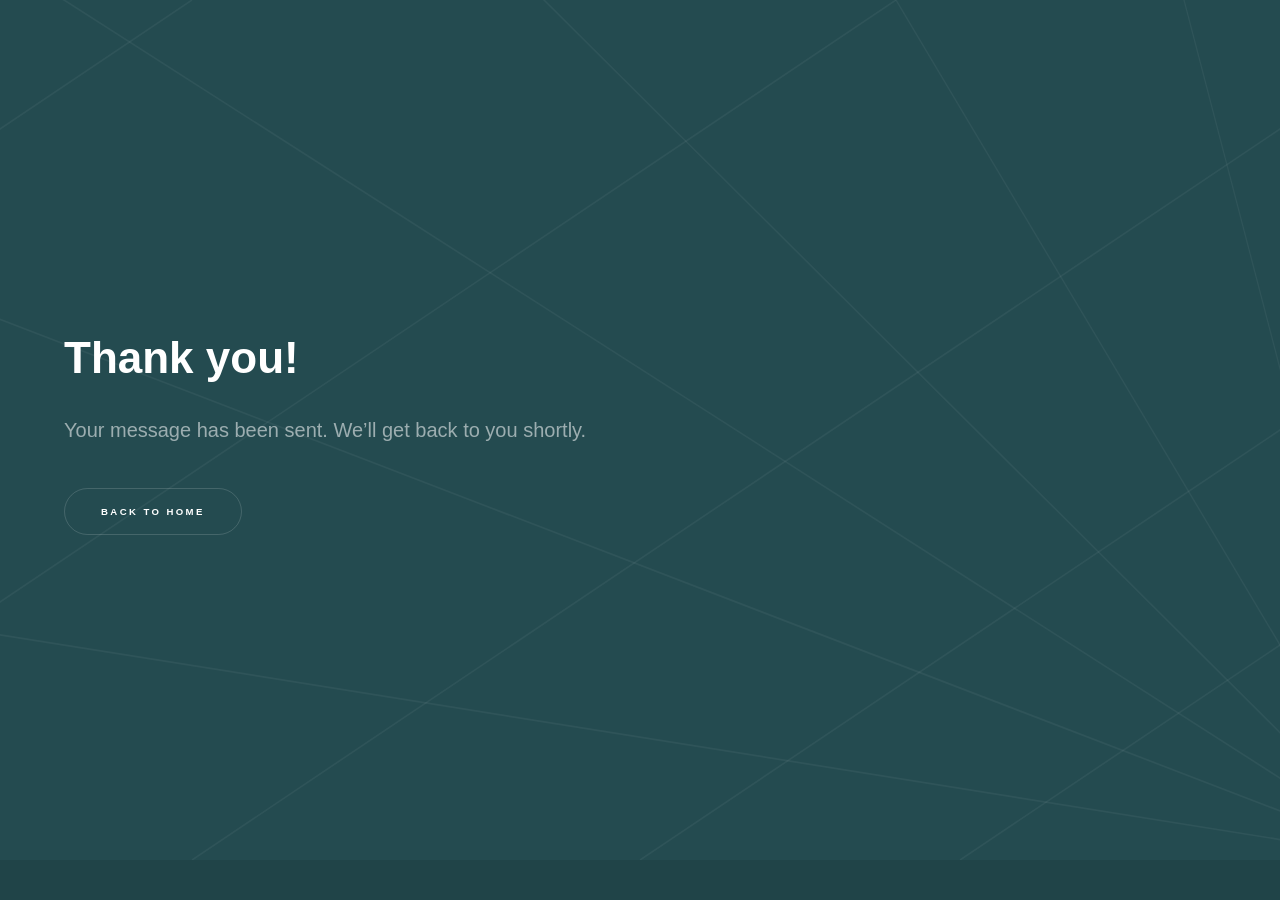
<file: thank-you.html>
<!DOCTYPE HTML>
<!--
	Hyperspace by HTML5 UP
	html5up.net | @ajlkn
	Free for personal and commercial use under the CCA 3.0 license (html5up.net/license)
-->
<html>
	<head>
		<title>Thank You | OneGenomics</title>
		<meta charset="utf-8" />
		<meta name="viewport" content="width=device-width, initial-scale=1, user-scalable=no" />
		<link rel="stylesheet" href="assets/css/main.css" />
		<noscript><link rel="stylesheet" href="assets/css/noscript.css" /></noscript>
	</head>
	<body class="is-preload">

		<!-- Wrapper -->
			<div id="wrapper">

				<!-- Intro -->
					<section id="intro" class="wrapper style1 fullscreen fade-up">
						<div class="inner">
							<h1>Thank you!</h1>
							<p>Your message has been sent. We’ll get back to you shortly.</p>
							<ul class="actions">
								<li><a href="/" class="button">Back to home</a></li>
							</ul>
						</div>
					</section>

			</div>

		<!-- Scripts -->
			<script src="assets/js/jquery.min.js"></script>
			<script src="assets/js/jquery.scrollex.min.js"></script>
			<script src="assets/js/jquery.scrolly.min.js"></script>
			<script src="assets/js/browser.min.js"></script>
			<script src="assets/js/breakpoints.min.js"></script>
			<script src="assets/js/util.js"></script>
			<script src="assets/js/main.js"></script>

	</body>
</html>
</file>
<file: assets/css/noscript.css>
/*
	Hyperspace by HTML5 UP
	html5up.net | @ajlkn
	Free for personal and commercial use under the CCA 3.0 license (html5up.net/license)
*/
/* Spotlights */
.spotlights > section > .image:before {
  opacity: 0 !important;
}
.spotlights > section > .content > .inner {
  -moz-transform: none !important;
  -webkit-transform: none !important;
  -ms-transform: none !important;
  transform: none !important;
  opacity: 1 !important;
}

/* Wrapper */
.wrapper > .inner {
  opacity: 1 !important;
  -moz-transform: none !important;
  -webkit-transform: none !important;
  -ms-transform: none !important;
  transform: none !important;
}

/* Sidebar */
#sidebar > .inner {
  opacity: 1 !important;
}
#sidebar nav > ul > li {
  -moz-transform: none !important;
  -webkit-transform: none !important;
  -ms-transform: none !important;
  transform: none !important;
  opacity: 1 !important;
}
</file>
<file: assets/css/main.css>
@import 'fontawesome-all.min.css';
/*
	Hyperspace by HTML5 UP
	html5up.net | @ajlkn
	Free for personal and commercial use under the CCA 3.0 license (html5up.net/license)
*/
html, body, div, span, applet, object,
iframe, h1, h2, h3, h4, h5, h6, p, blockquote,
pre, a, abbr, acronym, address, big, cite,
code, del, dfn, em, img, ins, kbd, q, s, samp,
small, strike, strong, sub, sup, tt, var, b,
u, i, center, dl, dt, dd, ol, ul, li, fieldset,
form, label, legend, table, caption, tbody,
tfoot, thead, tr, th, td, article, aside,
canvas, details, embed, figure, figcaption,
footer, header, hgroup, menu, nav, output, ruby,
section, summary, time, mark, audio, video {
  margin: 0;
  padding: 0;
  border: 0;
  font-size: 100%;
  font: inherit;
  vertical-align: baseline;
}

article, aside, details, figcaption, figure,
footer, header, hgroup, menu, nav, section {
  display: block;
}

body {
  line-height: 1;
}

ol, ul {
  list-style: none;
}

blockquote, q {
  quotes: none;
}
blockquote:before, blockquote:after, q:before, q:after {
  content: "";
  content: none;
}

table {
  border-collapse: collapse;
  border-spacing: 0;
}

body {
  -webkit-text-size-adjust: none;
}

mark {
  background-color: transparent;
  color: inherit;
}

input::-moz-focus-inner {
  border: 0;
  padding: 0;
}

input, select, textarea {
  -moz-appearance: none;
  -webkit-appearance: none;
  -ms-appearance: none;
  appearance: none;
}

/* Basic */
@-ms-viewport {
  width: device-width;
}
body {
  -ms-overflow-style: scrollbar;
}

@media screen and (max-width: 480px) {
  html, body {
    min-width: 320px;
  }
}
html {
  box-sizing: border-box;
}

*, *:before, *:after {
  box-sizing: inherit;
}

body {
  background: #204448;
}
body.is-preload *, body.is-preload *:before, body.is-preload *:after {
  -moz-animation: none !important;
  -webkit-animation: none !important;
  -ms-animation: none !important;
  animation: none !important;
  -moz-transition: none !important;
  -webkit-transition: none !important;
  -ms-transition: none !important;
  transition: none !important;
}

/* Type */
body, input, select, textarea {
  color: rgba(255, 255, 255, 0.55);
  font-family: Arial, Helvetica, sans-serif;
  font-size: 16.5pt;
  font-weight: normal;
  line-height: 1.75;
}
@media screen and (max-width: 1680px) {
  body, input, select, textarea {
    font-size: 13pt;
  }
}
@media screen and (max-width: 1280px) {
  body, input, select, textarea {
    font-size: 12pt;
  }
}
@media screen and (max-width: 360px) {
  body, input, select, textarea {
    font-size: 11pt;
  }
}

a {
  -moz-transition: color 0.2s ease, border-bottom-color 0.2s ease;
  -webkit-transition: color 0.2s ease, border-bottom-color 0.2s ease;
  -ms-transition: color 0.2s ease, border-bottom-color 0.2s ease;
  transition: color 0.2s ease, border-bottom-color 0.2s ease;
  border-bottom: dotted 1px rgba(255, 255, 255, 0.35);
  color: inherit;
  text-decoration: none;
}
a:hover {
  border-bottom-color: transparent;
  color: #ffffff;
}

strong, b {
  color: #ffffff;
  font-weight: bold;
}

em, i {
  font-style: italic;
}

p {
  margin: 0 0 2em 0;
}

h1, h2, h3, h4, h5, h6 {
  color: #ffffff;
  font-weight: bold;
  line-height: 1.5;
  margin: 0 0 0.5em 0;
}
h1 a, h2 a, h3 a, h4 a, h5 a, h6 a {
  color: inherit;
  text-decoration: none;
}

h1 {
  font-size: 2.75em;
}
h1.major {
  margin: 0 0 1.3em 0;
  position: relative;
  padding-bottom: 0.35em;
}
h1.major:after {
  background-image: -moz-linear-gradient(to right, #244B50, #b74e91);
  background-image: -webkit-linear-gradient(to right, #244B50, #b74e91);
  background-image: -ms-linear-gradient(to right, #244B50, #b74e91);
  background-image: linear-gradient(to right, #244B50, #b74e91);
  -moz-transition: max-width 0.2s ease;
  -webkit-transition: max-width 0.2s ease;
  -ms-transition: max-width 0.2s ease;
  transition: max-width 0.2s ease;
  border-radius: 0.2em;
  bottom: 0;
  content: "";
  height: 0.05em;
  position: absolute;
  right: 0;
  width: 100%;
}

h2 {
  font-size: 1.75em;
}

h3 {
  font-size: 1.1em;
}

h4 {
  font-size: 1em;
}

h5 {
  font-size: 0.8em;
}

h6 {
  font-size: 0.6em;
}

@media screen and (max-width: 736px) {
  h1 {
    font-size: 2em;
  }
  h2 {
    font-size: 1.25em;
  }
  h3 {
    font-size: 1em;
  }
  h4 {
    font-size: 0.8em;
  }
  h5 {
    font-size: 0.6em;
  }
  h6 {
    font-size: 0.6em;
  }
}
sub {
  font-size: 0.8em;
  position: relative;
  top: 0.5em;
}

sup {
  font-size: 0.8em;
  position: relative;
  top: -0.5em;
}

blockquote {
  border-left: solid 4px rgba(255, 255, 255, 0.15);
  font-style: italic;
  margin: 0 0 2em 0;
  padding: 0.5em 0 0.5em 2em;
}

code {
  background: rgba(255, 255, 255, 0.05);
  border-radius: 0.25em;
  border: solid 1px rgba(255, 255, 255, 0.15);
  font-family: "Courier New", monospace;
  font-size: 0.9em;
  margin: 0 0.25em;
  padding: 0.25em 0.65em;
}

pre {
  -webkit-overflow-scrolling: touch;
  font-family: "Courier New", monospace;
  font-size: 0.9em;
  margin: 0 0 2em 0;
}
pre code {
  display: block;
  line-height: 1.75em;
  padding: 1em 1.5em;
  overflow-x: auto;
}

hr {
  border: 0;
  border-bottom: solid 1px rgba(255, 255, 255, 0.15);
  margin: 2em 0;
}
hr.major {
  margin: 3em 0;
}

.align-left {
  text-align: left;
}

.align-center {
  text-align: center;
}

.align-right {
  text-align: right;
}

/* Row */
.row {
  display: flex;
  flex-wrap: wrap;
  box-sizing: border-box;
  align-items: stretch;
}
.row > * {
  box-sizing: border-box;
}
.row.gtr-uniform > * > :last-child {
  margin-bottom: 0;
}
.row.aln-left {
  justify-content: flex-start;
}
.row.aln-center {
  justify-content: center;
}
.row.aln-right {
  justify-content: flex-end;
}
.row.aln-top {
  align-items: flex-start;
}
.row.aln-middle {
  align-items: center;
}
.row.aln-bottom {
  align-items: flex-end;
}
.row > .imp {
  order: -1;
}
.row > .col-1 {
  width: 8.3333333333%;
}
.row > .off-1 {
  margin-left: 8.3333333333%;
}
.row > .col-2 {
  width: 16.6666666667%;
}
.row > .off-2 {
  margin-left: 16.6666666667%;
}
.row > .col-3 {
  width: 25%;
}
.row > .off-3 {
  margin-left: 25%;
}
.row > .col-4 {
  width: 33.3333333333%;
}
.row > .off-4 {
  margin-left: 33.3333333333%;
}
.row > .col-5 {
  width: 41.6666666667%;
}
.row > .off-5 {
  margin-left: 41.6666666667%;
}
.row > .col-6 {
  width: 50%;
}
.row > .off-6 {
  margin-left: 50%;
}
.row > .col-7 {
  width: 58.3333333333%;
}
.row > .off-7 {
  margin-left: 58.3333333333%;
}
.row > .col-8 {
  width: 66.6666666667%;
}
.row > .off-8 {
  margin-left: 66.6666666667%;
}
.row > .col-9 {
  width: 75%;
}
.row > .off-9 {
  margin-left: 75%;
}
.row > .col-10 {
  width: 83.3333333333%;
}
.row > .off-10 {
  margin-left: 83.3333333333%;
}
.row > .col-11 {
  width: 91.6666666667%;
}
.row > .off-11 {
  margin-left: 91.6666666667%;
}
.row > .col-12 {
  width: 100%;
}
.row > .off-12 {
  margin-left: 100%;
}
.row.gtr-0 {
  margin-top: 0;
  margin-left: 0em;
}
.row.gtr-0 > * {
  padding: 0 0 0 0em;
}
.row.gtr-0.gtr-uniform {
  margin-top: 0em;
}
.row.gtr-0.gtr-uniform > * {
  padding-top: 0em;
}
.row.gtr-25 {
  margin-top: 0;
  margin-left: -0.375em;
}
.row.gtr-25 > * {
  padding: 0 0 0 0.375em;
}
.row.gtr-25.gtr-uniform {
  margin-top: -0.375em;
}
.row.gtr-25.gtr-uniform > * {
  padding-top: 0.375em;
}
.row.gtr-50 {
  margin-top: 0;
  margin-left: -0.75em;
}
.row.gtr-50 > * {
  padding: 0 0 0 0.75em;
}
.row.gtr-50.gtr-uniform {
  margin-top: -0.75em;
}
.row.gtr-50.gtr-uniform > * {
  padding-top: 0.75em;
}
.row {
  margin-top: 0;
  margin-left: -1.5em;
}
.row > * {
  padding: 0 0 0 1.5em;
}
.row.gtr-uniform {
  margin-top: -1.5em;
}
.row.gtr-uniform > * {
  padding-top: 1.5em;
}
.row.gtr-150 {
  margin-top: 0;
  margin-left: -2.25em;
}
.row.gtr-150 > * {
  padding: 0 0 0 2.25em;
}
.row.gtr-150.gtr-uniform {
  margin-top: -2.25em;
}
.row.gtr-150.gtr-uniform > * {
  padding-top: 2.25em;
}
.row.gtr-200 {
  margin-top: 0;
  margin-left: -3em;
}
.row.gtr-200 > * {
  padding: 0 0 0 3em;
}
.row.gtr-200.gtr-uniform {
  margin-top: -3em;
}
.row.gtr-200.gtr-uniform > * {
  padding-top: 3em;
}
@media screen and (max-width: 1680px) {
  .row {
    display: flex;
    flex-wrap: wrap;
    box-sizing: border-box;
    align-items: stretch;
  }
  .row > * {
    box-sizing: border-box;
  }
  .row.gtr-uniform > * > :last-child {
    margin-bottom: 0;
  }
  .row.aln-left {
    justify-content: flex-start;
  }
  .row.aln-center {
    justify-content: center;
  }
  .row.aln-right {
    justify-content: flex-end;
  }
  .row.aln-top {
    align-items: flex-start;
  }
  .row.aln-middle {
    align-items: center;
  }
  .row.aln-bottom {
    align-items: flex-end;
  }
  .row > .imp-xlarge {
    order: -1;
  }
  .row > .col-1-xlarge {
    width: 8.3333333333%;
  }
  .row > .off-1-xlarge {
    margin-left: 8.3333333333%;
  }
  .row > .col-2-xlarge {
    width: 16.6666666667%;
  }
  .row > .off-2-xlarge {
    margin-left: 16.6666666667%;
  }
  .row > .col-3-xlarge {
    width: 25%;
  }
  .row > .off-3-xlarge {
    margin-left: 25%;
  }
  .row > .col-4-xlarge {
    width: 33.3333333333%;
  }
  .row > .off-4-xlarge {
    margin-left: 33.3333333333%;
  }
  .row > .col-5-xlarge {
    width: 41.6666666667%;
  }
  .row > .off-5-xlarge {
    margin-left: 41.6666666667%;
  }
  .row > .col-6-xlarge {
    width: 50%;
  }
  .row > .off-6-xlarge {
    margin-left: 50%;
  }
  .row > .col-7-xlarge {
    width: 58.3333333333%;
  }
  .row > .off-7-xlarge {
    margin-left: 58.3333333333%;
  }
  .row > .col-8-xlarge {
    width: 66.6666666667%;
  }
  .row > .off-8-xlarge {
    margin-left: 66.6666666667%;
  }
  .row > .col-9-xlarge {
    width: 75%;
  }
  .row > .off-9-xlarge {
    margin-left: 75%;
  }
  .row > .col-10-xlarge {
    width: 83.3333333333%;
  }
  .row > .off-10-xlarge {
    margin-left: 83.3333333333%;
  }
  .row > .col-11-xlarge {
    width: 91.6666666667%;
  }
  .row > .off-11-xlarge {
    margin-left: 91.6666666667%;
  }
  .row > .col-12-xlarge {
    width: 100%;
  }
  .row > .off-12-xlarge {
    margin-left: 100%;
  }
  .row.gtr-0 {
    margin-top: 0;
    margin-left: 0em;
  }
  .row.gtr-0 > * {
    padding: 0 0 0 0em;
  }
  .row.gtr-0.gtr-uniform {
    margin-top: 0em;
  }
  .row.gtr-0.gtr-uniform > * {
    padding-top: 0em;
  }
  .row.gtr-25 {
    margin-top: 0;
    margin-left: -0.375em;
  }
  .row.gtr-25 > * {
    padding: 0 0 0 0.375em;
  }
  .row.gtr-25.gtr-uniform {
    margin-top: -0.375em;
  }
  .row.gtr-25.gtr-uniform > * {
    padding-top: 0.375em;
  }
  .row.gtr-50 {
    margin-top: 0;
    margin-left: -0.75em;
  }
  .row.gtr-50 > * {
    padding: 0 0 0 0.75em;
  }
  .row.gtr-50.gtr-uniform {
    margin-top: -0.75em;
  }
  .row.gtr-50.gtr-uniform > * {
    padding-top: 0.75em;
  }
  .row {
    margin-top: 0;
    margin-left: -1.5em;
  }
  .row > * {
    padding: 0 0 0 1.5em;
  }
  .row.gtr-uniform {
    margin-top: -1.5em;
  }
  .row.gtr-uniform > * {
    padding-top: 1.5em;
  }
  .row.gtr-150 {
    margin-top: 0;
    margin-left: -2.25em;
  }
  .row.gtr-150 > * {
    padding: 0 0 0 2.25em;
  }
  .row.gtr-150.gtr-uniform {
    margin-top: -2.25em;
  }
  .row.gtr-150.gtr-uniform > * {
    padding-top: 2.25em;
  }
  .row.gtr-200 {
    margin-top: 0;
    margin-left: -3em;
  }
  .row.gtr-200 > * {
    padding: 0 0 0 3em;
  }
  .row.gtr-200.gtr-uniform {
    margin-top: -3em;
  }
  .row.gtr-200.gtr-uniform > * {
    padding-top: 3em;
  }
}
@media screen and (max-width: 1280px) {
  .row {
    display: flex;
    flex-wrap: wrap;
    box-sizing: border-box;
    align-items: stretch;
  }
  .row > * {
    box-sizing: border-box;
  }
  .row.gtr-uniform > * > :last-child {
    margin-bottom: 0;
  }
  .row.aln-left {
    justify-content: flex-start;
  }
  .row.aln-center {
    justify-content: center;
  }
  .row.aln-right {
    justify-content: flex-end;
  }
  .row.aln-top {
    align-items: flex-start;
  }
  .row.aln-middle {
    align-items: center;
  }
  .row.aln-bottom {
    align-items: flex-end;
  }
  .row > .imp-large {
    order: -1;
  }
  .row > .col-1-large {
    width: 8.3333333333%;
  }
  .row > .off-1-large {
    margin-left: 8.3333333333%;
  }
  .row > .col-2-large {
    width: 16.6666666667%;
  }
  .row > .off-2-large {
    margin-left: 16.6666666667%;
  }
  .row > .col-3-large {
    width: 25%;
  }
  .row > .off-3-large {
    margin-left: 25%;
  }
  .row > .col-4-large {
    width: 33.3333333333%;
  }
  .row > .off-4-large {
    margin-left: 33.3333333333%;
  }
  .row > .col-5-large {
    width: 41.6666666667%;
  }
  .row > .off-5-large {
    margin-left: 41.6666666667%;
  }
  .row > .col-6-large {
    width: 50%;
  }
  .row > .off-6-large {
    margin-left: 50%;
  }
  .row > .col-7-large {
    width: 58.3333333333%;
  }
  .row > .off-7-large {
    margin-left: 58.3333333333%;
  }
  .row > .col-8-large {
    width: 66.6666666667%;
  }
  .row > .off-8-large {
    margin-left: 66.6666666667%;
  }
  .row > .col-9-large {
    width: 75%;
  }
  .row > .off-9-large {
    margin-left: 75%;
  }
  .row > .col-10-large {
    width: 83.3333333333%;
  }
  .row > .off-10-large {
    margin-left: 83.3333333333%;
  }
  .row > .col-11-large {
    width: 91.6666666667%;
  }
  .row > .off-11-large {
    margin-left: 91.6666666667%;
  }
  .row > .col-12-large {
    width: 100%;
  }
  .row > .off-12-large {
    margin-left: 100%;
  }
  .row.gtr-0 {
    margin-top: 0;
    margin-left: 0em;
  }
  .row.gtr-0 > * {
    padding: 0 0 0 0em;
  }
  .row.gtr-0.gtr-uniform {
    margin-top: 0em;
  }
  .row.gtr-0.gtr-uniform > * {
    padding-top: 0em;
  }
  .row.gtr-25 {
    margin-top: 0;
    margin-left: -0.375em;
  }
  .row.gtr-25 > * {
    padding: 0 0 0 0.375em;
  }
  .row.gtr-25.gtr-uniform {
    margin-top: -0.375em;
  }
  .row.gtr-25.gtr-uniform > * {
    padding-top: 0.375em;
  }
  .row.gtr-50 {
    margin-top: 0;
    margin-left: -0.75em;
  }
  .row.gtr-50 > * {
    padding: 0 0 0 0.75em;
  }
  .row.gtr-50.gtr-uniform {
    margin-top: -0.75em;
  }
  .row.gtr-50.gtr-uniform > * {
    padding-top: 0.75em;
  }
  .row {
    margin-top: 0;
    margin-left: -1.5em;
  }
  .row > * {
    padding: 0 0 0 1.5em;
  }
  .row.gtr-uniform {
    margin-top: -1.5em;
  }
  .row.gtr-uniform > * {
    padding-top: 1.5em;
  }
  .row.gtr-150 {
    margin-top: 0;
    margin-left: -2.25em;
  }
  .row.gtr-150 > * {
    padding: 0 0 0 2.25em;
  }
  .row.gtr-150.gtr-uniform {
    margin-top: -2.25em;
  }
  .row.gtr-150.gtr-uniform > * {
    padding-top: 2.25em;
  }
  .row.gtr-200 {
    margin-top: 0;
    margin-left: -3em;
  }
  .row.gtr-200 > * {
    padding: 0 0 0 3em;
  }
  .row.gtr-200.gtr-uniform {
    margin-top: -3em;
  }
  .row.gtr-200.gtr-uniform > * {
    padding-top: 3em;
  }
}
@media screen and (max-width: 980px) {
  .row {
    display: flex;
    flex-wrap: wrap;
    box-sizing: border-box;
    align-items: stretch;
  }
  .row > * {
    box-sizing: border-box;
  }
  .row.gtr-uniform > * > :last-child {
    margin-bottom: 0;
  }
  .row.aln-left {
    justify-content: flex-start;
  }
  .row.aln-center {
    justify-content: center;
  }
  .row.aln-right {
    justify-content: flex-end;
  }
  .row.aln-top {
    align-items: flex-start;
  }
  .row.aln-middle {
    align-items: center;
  }
  .row.aln-bottom {
    align-items: flex-end;
  }
  .row > .imp-medium {
    order: -1;
  }
  .row > .col-1-medium {
    width: 8.3333333333%;
  }
  .row > .off-1-medium {
    margin-left: 8.3333333333%;
  }
  .row > .col-2-medium {
    width: 16.6666666667%;
  }
  .row > .off-2-medium {
    margin-left: 16.6666666667%;
  }
  .row > .col-3-medium {
    width: 25%;
  }
  .row > .off-3-medium {
    margin-left: 25%;
  }
  .row > .col-4-medium {
    width: 33.3333333333%;
  }
  .row > .off-4-medium {
    margin-left: 33.3333333333%;
  }
  .row > .col-5-medium {
    width: 41.6666666667%;
  }
  .row > .off-5-medium {
    margin-left: 41.6666666667%;
  }
  .row > .col-6-medium {
    width: 50%;
  }
  .row > .off-6-medium {
    margin-left: 50%;
  }
  .row > .col-7-medium {
    width: 58.3333333333%;
  }
  .row > .off-7-medium {
    margin-left: 58.3333333333%;
  }
  .row > .col-8-medium {
    width: 66.6666666667%;
  }
  .row > .off-8-medium {
    margin-left: 66.6666666667%;
  }
  .row > .col-9-medium {
    width: 75%;
  }
  .row > .off-9-medium {
    margin-left: 75%;
  }
  .row > .col-10-medium {
    width: 83.3333333333%;
  }
  .row > .off-10-medium {
    margin-left: 83.3333333333%;
  }
  .row > .col-11-medium {
    width: 91.6666666667%;
  }
  .row > .off-11-medium {
    margin-left: 91.6666666667%;
  }
  .row > .col-12-medium {
    width: 100%;
  }
  .row > .off-12-medium {
    margin-left: 100%;
  }
  .row.gtr-0 {
    margin-top: 0;
    margin-left: 0em;
  }
  .row.gtr-0 > * {
    padding: 0 0 0 0em;
  }
  .row.gtr-0.gtr-uniform {
    margin-top: 0em;
  }
  .row.gtr-0.gtr-uniform > * {
    padding-top: 0em;
  }
  .row.gtr-25 {
    margin-top: 0;
    margin-left: -0.375em;
  }
  .row.gtr-25 > * {
    padding: 0 0 0 0.375em;
  }
  .row.gtr-25.gtr-uniform {
    margin-top: -0.375em;
  }
  .row.gtr-25.gtr-uniform > * {
    padding-top: 0.375em;
  }
  .row.gtr-50 {
    margin-top: 0;
    margin-left: -0.75em;
  }
  .row.gtr-50 > * {
    padding: 0 0 0 0.75em;
  }
  .row.gtr-50.gtr-uniform {
    margin-top: -0.75em;
  }
  .row.gtr-50.gtr-uniform > * {
    padding-top: 0.75em;
  }
  .row {
    margin-top: 0;
    margin-left: -1.5em;
  }
  .row > * {
    padding: 0 0 0 1.5em;
  }
  .row.gtr-uniform {
    margin-top: -1.5em;
  }
  .row.gtr-uniform > * {
    padding-top: 1.5em;
  }
  .row.gtr-150 {
    margin-top: 0;
    margin-left: -2.25em;
  }
  .row.gtr-150 > * {
    padding: 0 0 0 2.25em;
  }
  .row.gtr-150.gtr-uniform {
    margin-top: -2.25em;
  }
  .row.gtr-150.gtr-uniform > * {
    padding-top: 2.25em;
  }
  .row.gtr-200 {
    margin-top: 0;
    margin-left: -3em;
  }
  .row.gtr-200 > * {
    padding: 0 0 0 3em;
  }
  .row.gtr-200.gtr-uniform {
    margin-top: -3em;
  }
  .row.gtr-200.gtr-uniform > * {
    padding-top: 3em;
  }
}
@media screen and (max-width: 736px) {
  .row {
    display: flex;
    flex-wrap: wrap;
    box-sizing: border-box;
    align-items: stretch;
  }
  .row > * {
    box-sizing: border-box;
  }
  .row.gtr-uniform > * > :last-child {
    margin-bottom: 0;
  }
  .row.aln-left {
    justify-content: flex-start;
  }
  .row.aln-center {
    justify-content: center;
  }
  .row.aln-right {
    justify-content: flex-end;
  }
  .row.aln-top {
    align-items: flex-start;
  }
  .row.aln-middle {
    align-items: center;
  }
  .row.aln-bottom {
    align-items: flex-end;
  }
  .row > .imp-small {
    order: -1;
  }
  .row > .col-1-small {
    width: 8.3333333333%;
  }
  .row > .off-1-small {
    margin-left: 8.3333333333%;
  }
  .row > .col-2-small {
    width: 16.6666666667%;
  }
  .row > .off-2-small {
    margin-left: 16.6666666667%;
  }
  .row > .col-3-small {
    width: 25%;
  }
  .row > .off-3-small {
    margin-left: 25%;
  }
  .row > .col-4-small {
    width: 33.3333333333%;
  }
  .row > .off-4-small {
    margin-left: 33.3333333333%;
  }
  .row > .col-5-small {
    width: 41.6666666667%;
  }
  .row > .off-5-small {
    margin-left: 41.6666666667%;
  }
  .row > .col-6-small {
    width: 50%;
  }
  .row > .off-6-small {
    margin-left: 50%;
  }
  .row > .col-7-small {
    width: 58.3333333333%;
  }
  .row > .off-7-small {
    margin-left: 58.3333333333%;
  }
  .row > .col-8-small {
    width: 66.6666666667%;
  }
  .row > .off-8-small {
    margin-left: 66.6666666667%;
  }
  .row > .col-9-small {
    width: 75%;
  }
  .row > .off-9-small {
    margin-left: 75%;
  }
  .row > .col-10-small {
    width: 83.3333333333%;
  }
  .row > .off-10-small {
    margin-left: 83.3333333333%;
  }
  .row > .col-11-small {
    width: 91.6666666667%;
  }
  .row > .off-11-small {
    margin-left: 91.6666666667%;
  }
  .row > .col-12-small {
    width: 100%;
  }
  .row > .off-12-small {
    margin-left: 100%;
  }
  .row.gtr-0 {
    margin-top: 0;
    margin-left: 0em;
  }
  .row.gtr-0 > * {
    padding: 0 0 0 0em;
  }
  .row.gtr-0.gtr-uniform {
    margin-top: 0em;
  }
  .row.gtr-0.gtr-uniform > * {
    padding-top: 0em;
  }
  .row.gtr-25 {
    margin-top: 0;
    margin-left: -0.375em;
  }
  .row.gtr-25 > * {
    padding: 0 0 0 0.375em;
  }
  .row.gtr-25.gtr-uniform {
    margin-top: -0.375em;
  }
  .row.gtr-25.gtr-uniform > * {
    padding-top: 0.375em;
  }
  .row.gtr-50 {
    margin-top: 0;
    margin-left: -0.75em;
  }
  .row.gtr-50 > * {
    padding: 0 0 0 0.75em;
  }
  .row.gtr-50.gtr-uniform {
    margin-top: -0.75em;
  }
  .row.gtr-50.gtr-uniform > * {
    padding-top: 0.75em;
  }
  .row {
    margin-top: 0;
    margin-left: -1.5em;
  }
  .row > * {
    padding: 0 0 0 1.5em;
  }
  .row.gtr-uniform {
    margin-top: -1.5em;
  }
  .row.gtr-uniform > * {
    padding-top: 1.5em;
  }
  .row.gtr-150 {
    margin-top: 0;
    margin-left: -2.25em;
  }
  .row.gtr-150 > * {
    padding: 0 0 0 2.25em;
  }
  .row.gtr-150.gtr-uniform {
    margin-top: -2.25em;
  }
  .row.gtr-150.gtr-uniform > * {
    padding-top: 2.25em;
  }
  .row.gtr-200 {
    margin-top: 0;
    margin-left: -3em;
  }
  .row.gtr-200 > * {
    padding: 0 0 0 3em;
  }
  .row.gtr-200.gtr-uniform {
    margin-top: -3em;
  }
  .row.gtr-200.gtr-uniform > * {
    padding-top: 3em;
  }
}
@media screen and (max-width: 480px) {
  .row {
    display: flex;
    flex-wrap: wrap;
    box-sizing: border-box;
    align-items: stretch;
  }
  .row > * {
    box-sizing: border-box;
  }
  .row.gtr-uniform > * > :last-child {
    margin-bottom: 0;
  }
  .row.aln-left {
    justify-content: flex-start;
  }
  .row.aln-center {
    justify-content: center;
  }
  .row.aln-right {
    justify-content: flex-end;
  }
  .row.aln-top {
    align-items: flex-start;
  }
  .row.aln-middle {
    align-items: center;
  }
  .row.aln-bottom {
    align-items: flex-end;
  }
  .row > .imp-xsmall {
    order: -1;
  }
  .row > .col-1-xsmall {
    width: 8.3333333333%;
  }
  .row > .off-1-xsmall {
    margin-left: 8.3333333333%;
  }
  .row > .col-2-xsmall {
    width: 16.6666666667%;
  }
  .row > .off-2-xsmall {
    margin-left: 16.6666666667%;
  }
  .row > .col-3-xsmall {
    width: 25%;
  }
  .row > .off-3-xsmall {
    margin-left: 25%;
  }
  .row > .col-4-xsmall {
    width: 33.3333333333%;
  }
  .row > .off-4-xsmall {
    margin-left: 33.3333333333%;
  }
  .row > .col-5-xsmall {
    width: 41.6666666667%;
  }
  .row > .off-5-xsmall {
    margin-left: 41.6666666667%;
  }
  .row > .col-6-xsmall {
    width: 50%;
  }
  .row > .off-6-xsmall {
    margin-left: 50%;
  }
  .row > .col-7-xsmall {
    width: 58.3333333333%;
  }
  .row > .off-7-xsmall {
    margin-left: 58.3333333333%;
  }
  .row > .col-8-xsmall {
    width: 66.6666666667%;
  }
  .row > .off-8-xsmall {
    margin-left: 66.6666666667%;
  }
  .row > .col-9-xsmall {
    width: 75%;
  }
  .row > .off-9-xsmall {
    margin-left: 75%;
  }
  .row > .col-10-xsmall {
    width: 83.3333333333%;
  }
  .row > .off-10-xsmall {
    margin-left: 83.3333333333%;
  }
  .row > .col-11-xsmall {
    width: 91.6666666667%;
  }
  .row > .off-11-xsmall {
    margin-left: 91.6666666667%;
  }
  .row > .col-12-xsmall {
    width: 100%;
  }
  .row > .off-12-xsmall {
    margin-left: 100%;
  }
  .row.gtr-0 {
    margin-top: 0;
    margin-left: 0em;
  }
  .row.gtr-0 > * {
    padding: 0 0 0 0em;
  }
  .row.gtr-0.gtr-uniform {
    margin-top: 0em;
  }
  .row.gtr-0.gtr-uniform > * {
    padding-top: 0em;
  }
  .row.gtr-25 {
    margin-top: 0;
    margin-left: -0.375em;
  }
  .row.gtr-25 > * {
    padding: 0 0 0 0.375em;
  }
  .row.gtr-25.gtr-uniform {
    margin-top: -0.375em;
  }
  .row.gtr-25.gtr-uniform > * {
    padding-top: 0.375em;
  }
  .row.gtr-50 {
    margin-top: 0;
    margin-left: -0.75em;
  }
  .row.gtr-50 > * {
    padding: 0 0 0 0.75em;
  }
  .row.gtr-50.gtr-uniform {
    margin-top: -0.75em;
  }
  .row.gtr-50.gtr-uniform > * {
    padding-top: 0.75em;
  }
  .row {
    margin-top: 0;
    margin-left: -1.5em;
  }
  .row > * {
    padding: 0 0 0 1.5em;
  }
  .row.gtr-uniform {
    margin-top: -1.5em;
  }
  .row.gtr-uniform > * {
    padding-top: 1.5em;
  }
  .row.gtr-150 {
    margin-top: 0;
    margin-left: -2.25em;
  }
  .row.gtr-150 > * {
    padding: 0 0 0 2.25em;
  }
  .row.gtr-150.gtr-uniform {
    margin-top: -2.25em;
  }
  .row.gtr-150.gtr-uniform > * {
    padding-top: 2.25em;
  }
  .row.gtr-200 {
    margin-top: 0;
    margin-left: -3em;
  }
  .row.gtr-200 > * {
    padding: 0 0 0 3em;
  }
  .row.gtr-200.gtr-uniform {
    margin-top: -3em;
  }
  .row.gtr-200.gtr-uniform > * {
    padding-top: 3em;
  }
}

/* Box */
.box {
  border-radius: 0.25em;
  border: solid 1px rgba(255, 255, 255, 0.15);
  margin-bottom: 2em;
  padding: 1.5em;
}
.box > :last-child,
.box > :last-child > :last-child,
.box > :last-child > :last-child > :last-child {
  margin-bottom: 0;
}
.box.alt {
  border: 0;
  border-radius: 0;
  padding: 0;
}

/* Button */
input[type=submit],
input[type=reset],
input[type=button],
button,
.button {
  -moz-appearance: none;
  -webkit-appearance: none;
  -ms-appearance: none;
  appearance: none;
  -moz-transition: border-color 0.2s ease;
  -webkit-transition: border-color 0.2s ease;
  -ms-transition: border-color 0.2s ease;
  transition: border-color 0.2s ease;
  background-color: transparent;
  border: solid 1px !important;
  border-color: rgba(255, 255, 255, 0.15) !important;
  border-radius: 3em;
  color: #ffffff !important;
  cursor: pointer;
  display: inline-block;
  font-size: 0.6em;
  font-weight: bold;
  height: calc(4.75em + 2px);
  letter-spacing: 0.25em;
  line-height: 4.75em;
  outline: 0;
  padding: 0 3.75em;
  position: relative;
  text-align: center;
  text-decoration: none;
  text-transform: uppercase;
  white-space: nowrap;
}
input[type=submit]:after,
input[type=reset]:after,
input[type=button]:after,
button:after,
.button:after {
  -moz-transform: scale(0.25);
  -webkit-transform: scale(0.25);
  -ms-transform: scale(0.25);
  transform: scale(0.25);
  pointer-events: none;
  -moz-transition: opacity 0.2s ease, -moz-transform 0.2s ease;
  -webkit-transition: opacity 0.2s ease, -webkit-transform 0.2s ease;
  -ms-transition: opacity 0.2s ease, -ms-transform 0.2s ease;
  transition: opacity 0.2s ease, transform 0.2s ease;
  background: #ffffff;
  border-radius: 3em;
  content: "";
  height: 100%;
  left: 0;
  opacity: 0;
  position: absolute;
  top: 0;
  width: 100%;
}
input[type=submit].icon:before,
input[type=reset].icon:before,
input[type=button].icon:before,
button.icon:before,
.button.icon:before {
  margin-right: 0.75em;
}
input[type=submit].fit,
input[type=reset].fit,
input[type=button].fit,
button.fit,
.button.fit {
  width: 100%;
}
input[type=submit].small,
input[type=reset].small,
input[type=button].small,
button.small,
.button.small {
  font-size: 0.4em;
}
input[type=submit].large,
input[type=reset].large,
input[type=button].large,
button.large,
.button.large {
  font-size: 0.8em;
}
input[type=submit].primary,
input[type=reset].primary,
input[type=button].primary,
button.primary,
.button.primary {
  background-color: #ffffff;
  color: #204448 !important;
}
input[type=submit].primary:after,
input[type=reset].primary:after,
input[type=button].primary:after,
button.primary:after,
.button.primary:after {
  display: none;
}
input[type=submit].disabled, input[type=submit]:disabled,
input[type=reset].disabled,
input[type=reset]:disabled,
input[type=button].disabled,
input[type=button]:disabled,
button.disabled,
button:disabled,
.button.disabled,
.button:disabled {
  cursor: default;
  opacity: 0.5;
  pointer-events: none;
}
input[type=submit]:hover,
input[type=reset]:hover,
input[type=button]:hover,
button:hover,
.button:hover {
  border-color: rgba(255, 255, 255, 0.55) !important;
}
input[type=submit]:hover:after,
input[type=reset]:hover:after,
input[type=button]:hover:after,
button:hover:after,
.button:hover:after {
  opacity: 0.05;
  -moz-transform: scale(1);
  -webkit-transform: scale(1);
  -ms-transform: scale(1);
  transform: scale(1);
}
input[type=submit]:hover:active,
input[type=reset]:hover:active,
input[type=button]:hover:active,
button:hover:active,
.button:hover:active {
  border-color: #ffffff !important;
}
input[type=submit]:hover:active:after,
input[type=reset]:hover:active:after,
input[type=button]:hover:active:after,
button:hover:active:after,
.button:hover:active:after {
  opacity: 0.1;
}

/* Features */
.features {
  display: -moz-flex;
  display: -webkit-flex;
  display: -ms-flex;
  display: flex;
  -moz-flex-wrap: wrap;
  -webkit-flex-wrap: wrap;
  -ms-flex-wrap: wrap;
  flex-wrap: wrap;
  border-radius: 0.25em;
  border: solid 1px rgba(255, 255, 255, 0.15);
  background: rgba(255, 255, 255, 0.05);
  margin: 0 0 2em 0;
}
.features section {
  padding: 3.5em 3em 1em 7em;
  width: 50%;
  border-top: solid 1px rgba(255, 255, 255, 0.15);
  position: relative;
}
.features section:nth-child(-n+2) {
  border-top-width: 0;
}
.features section:nth-child(2n) {
  border-left: solid 1px rgba(255, 255, 255, 0.15);
}
.features section .icon {
  -moz-transition: opacity 0.5s ease, -moz-transform 0.5s ease;
  -webkit-transition: opacity 0.5s ease, -webkit-transform 0.5s ease;
  -ms-transition: opacity 0.5s ease, -ms-transform 0.5s ease;
  transition: opacity 0.5s ease, transform 0.5s ease;
  -moz-transition-delay: 1s;
  -webkit-transition-delay: 1s;
  -ms-transition-delay: 1s;
  transition-delay: 1s;
  -moz-transform: scale(1);
  -webkit-transform: scale(1);
  -ms-transform: scale(1);
  transform: scale(1);
  position: absolute;
  left: 3em;
  top: 3em;
  opacity: 1;
}
.features section:nth-child(1) .icon {
  -moz-transition-delay: 0.15s;
  -webkit-transition-delay: 0.15s;
  -ms-transition-delay: 0.15s;
  transition-delay: 0.15s;
}
.features section:nth-child(2) .icon {
  -moz-transition-delay: 0.3s;
  -webkit-transition-delay: 0.3s;
  -ms-transition-delay: 0.3s;
  transition-delay: 0.3s;
}
.features section:nth-child(3) .icon {
  -moz-transition-delay: 0.45s;
  -webkit-transition-delay: 0.45s;
  -ms-transition-delay: 0.45s;
  transition-delay: 0.45s;
}
.features section:nth-child(4) .icon {
  -moz-transition-delay: 0.6s;
  -webkit-transition-delay: 0.6s;
  -ms-transition-delay: 0.6s;
  transition-delay: 0.6s;
}
.features section:nth-child(5) .icon {
  -moz-transition-delay: 0.75s;
  -webkit-transition-delay: 0.75s;
  -ms-transition-delay: 0.75s;
  transition-delay: 0.75s;
}
.features section:nth-child(6) .icon {
  -moz-transition-delay: 0.9s;
  -webkit-transition-delay: 0.9s;
  -ms-transition-delay: 0.9s;
  transition-delay: 0.9s;
}
.features section:nth-child(7) .icon {
  -moz-transition-delay: 1.05s;
  -webkit-transition-delay: 1.05s;
  -ms-transition-delay: 1.05s;
  transition-delay: 1.05s;
}
.features section:nth-child(8) .icon {
  -moz-transition-delay: 1.2s;
  -webkit-transition-delay: 1.2s;
  -ms-transition-delay: 1.2s;
  transition-delay: 1.2s;
}
.features section:nth-child(9) .icon {
  -moz-transition-delay: 1.35s;
  -webkit-transition-delay: 1.35s;
  -ms-transition-delay: 1.35s;
  transition-delay: 1.35s;
}
.features section:nth-child(10) .icon {
  -moz-transition-delay: 1.5s;
  -webkit-transition-delay: 1.5s;
  -ms-transition-delay: 1.5s;
  transition-delay: 1.5s;
}
.features section:nth-child(11) .icon {
  -moz-transition-delay: 1.65s;
  -webkit-transition-delay: 1.65s;
  -ms-transition-delay: 1.65s;
  transition-delay: 1.65s;
}
.features section:nth-child(12) .icon {
  -moz-transition-delay: 1.8s;
  -webkit-transition-delay: 1.8s;
  -ms-transition-delay: 1.8s;
  transition-delay: 1.8s;
}
.features section:nth-child(13) .icon {
  -moz-transition-delay: 1.95s;
  -webkit-transition-delay: 1.95s;
  -ms-transition-delay: 1.95s;
  transition-delay: 1.95s;
}
.features section:nth-child(14) .icon {
  -moz-transition-delay: 2.1s;
  -webkit-transition-delay: 2.1s;
  -ms-transition-delay: 2.1s;
  transition-delay: 2.1s;
}
.features section:nth-child(15) .icon {
  -moz-transition-delay: 2.25s;
  -webkit-transition-delay: 2.25s;
  -ms-transition-delay: 2.25s;
  transition-delay: 2.25s;
}
.features section:nth-child(16) .icon {
  -moz-transition-delay: 2.4s;
  -webkit-transition-delay: 2.4s;
  -ms-transition-delay: 2.4s;
  transition-delay: 2.4s;
}
.features section:nth-child(17) .icon {
  -moz-transition-delay: 2.55s;
  -webkit-transition-delay: 2.55s;
  -ms-transition-delay: 2.55s;
  transition-delay: 2.55s;
}
.features section:nth-child(18) .icon {
  -moz-transition-delay: 2.7s;
  -webkit-transition-delay: 2.7s;
  -ms-transition-delay: 2.7s;
  transition-delay: 2.7s;
}
.features section:nth-child(19) .icon {
  -moz-transition-delay: 2.85s;
  -webkit-transition-delay: 2.85s;
  -ms-transition-delay: 2.85s;
  transition-delay: 2.85s;
}
.features section:nth-child(20) .icon {
  -moz-transition-delay: 3s;
  -webkit-transition-delay: 3s;
  -ms-transition-delay: 3s;
  transition-delay: 3s;
}
.features.inactive section .icon {
  -moz-transform: scale(0.5);
  -webkit-transform: scale(0.5);
  -ms-transform: scale(0.5);
  transform: scale(0.5);
  opacity: 0;
}
@media screen and (max-width: 980px) {
  .features {
    display: block;
  }
  .features section {
    border-top-width: 1px !important;
    border-left-width: 0 !important;
    width: 100%;
  }
  .features section:first-child {
    border-top-width: 0 !important;
  }
}
@media screen and (max-width: 736px) {
  .features section {
    padding: 2.5em 1.5em 0.1em 5.5em;
  }
  .features section .icon {
    left: 1.5em;
    top: 2em;
  }
}
@media screen and (max-width: 480px) {
  .features section {
    padding: 2em 1.5em 0.1em 1.5em;
  }
  .features section .icon {
    left: 0;
    position: relative;
    top: 0;
  }
}

/* Form */
form {
  margin: 0 0 2em 0;
}
form > :last-child {
  margin-bottom: 0;
}
form > .fields {
  display: -moz-flex;
  display: -webkit-flex;
  display: -ms-flex;
  display: flex;
  -moz-flex-wrap: wrap;
  -webkit-flex-wrap: wrap;
  -ms-flex-wrap: wrap;
  flex-wrap: wrap;
  width: calc(100% + 3em);
  margin: -1.5em 0 2em -1.5em;
}
form > .fields > .field {
  -moz-flex-grow: 0;
  -webkit-flex-grow: 0;
  -ms-flex-grow: 0;
  flex-grow: 0;
  -moz-flex-shrink: 0;
  -webkit-flex-shrink: 0;
  -ms-flex-shrink: 0;
  flex-shrink: 0;
  padding: 1.5em 0 0 1.5em;
  width: calc(100% - 1.5em);
}
form > .fields > .field.half {
  width: calc(50% - 0.75em);
}
form > .fields > .field.third {
  width: calc(100%/3 - 0.5em);
}
form > .fields > .field.quarter {
  width: calc(25% - 0.375em);
}
@media screen and (max-width: 480px) {
  form > .fields {
    width: calc(100% + 3em);
    margin: -1.5em 0 2em -1.5em;
  }
  form > .fields > .field {
    padding: 1.5em 0 0 1.5em;
    width: calc(100% - 1.5em);
  }
  form > .fields > .field.half {
    width: calc(100% - 1.5em);
  }
  form > .fields > .field.third {
    width: calc(100% - 1.5em);
  }
  form > .fields > .field.quarter {
    width: calc(100% - 1.5em);
  }
}

label {
  color: #ffffff;
  font-weight: bold;
  line-height: 1.5;
  margin: 0 0 0.7em 0;
  display: block;
  font-size: 1.1em;
}

input[type=text],
input[type=password],
input[type=email],
input[type=tel],
select,
textarea {
  -moz-appearance: none;
  -webkit-appearance: none;
  -ms-appearance: none;
  appearance: none;
  background: rgba(255, 255, 255, 0.05);
  border-radius: 0.25em;
  border: none;
  border: solid 1px rgba(255, 255, 255, 0.15);
  color: inherit;
  display: block;
  outline: 0;
  padding: 0 1em;
  text-decoration: none;
  width: 100%;
}
input[type=text]:invalid,
input[type=password]:invalid,
input[type=email]:invalid,
input[type=tel]:invalid,
select:invalid,
textarea:invalid {
  box-shadow: none;
}
input[type=text]:focus,
input[type=password]:focus,
input[type=email]:focus,
input[type=tel]:focus,
select:focus,
textarea:focus {
  border-color: #ffffff;
  box-shadow: 0 0 0 1px #ffffff;
}

select {
  background-image: url("data:image/svg+xml;charset=utf8,%3Csvg xmlns='http://www.w3.org/2000/svg' width='40' height='40' preserveAspectRatio='none' viewBox='0 0 40 40'%3E%3Cpath d='M9.4,12.3l10.4,10.4l10.4-10.4c0.2-0.2,0.5-0.4,0.9-0.4c0.3,0,0.6,0.1,0.9,0.4l3.3,3.3c0.2,0.2,0.4,0.5,0.4,0.9 c0,0.4-0.1,0.6-0.4,0.9L20.7,31.9c-0.2,0.2-0.5,0.4-0.9,0.4c-0.3,0-0.6-0.1-0.9-0.4L4.3,17.3c-0.2-0.2-0.4-0.5-0.4-0.9 c0-0.4,0.1-0.6,0.4-0.9l3.3-3.3c0.2-0.2,0.5-0.4,0.9-0.4S9.1,12.1,9.4,12.3z' fill='rgba(255, 255, 255, 0.15)' /%3E%3C/svg%3E");
  background-size: 1.25rem;
  background-repeat: no-repeat;
  background-position: calc(100% - 1rem) center;
  height: 2.75em;
  padding-right: 2.75em;
  text-overflow: ellipsis;
}
select option {
  color: #ffffff;
  background: #204448;
}
select:focus::-ms-value {
  background-color: transparent;
}
select::-ms-expand {
  display: none;
}

input[type=text],
input[type=password],
input[type=email],
select {
  height: 2.75em;
}

textarea {
  padding: 0.75em 1em;
}
body.is-ie textarea {
  min-height: 10em;
}

input[type=checkbox],
input[type=radio] {
  -moz-appearance: none;
  -webkit-appearance: none;
  -ms-appearance: none;
  appearance: none;
  display: block;
  float: left;
  margin-right: -2em;
  opacity: 0;
  width: 1em;
  z-index: -1;
}
input[type=checkbox] + label,
input[type=radio] + label {
  text-decoration: none;
}
input[type=checkbox] + label:before,
input[type=radio] + label:before {
  -moz-osx-font-smoothing: grayscale;
  -webkit-font-smoothing: antialiased;
  display: inline-block;
  font-style: normal;
  font-variant: normal;
  text-rendering: auto;
  line-height: 1;
  text-transform: none !important;
  font-family: "Font Awesome 5 Free";
  font-weight: 900;
}
input[type=checkbox] + label,
input[type=radio] + label {
  color: rgba(255, 255, 255, 0.55);
  cursor: pointer;
  display: inline-block;
  font-size: 1em;
  font-weight: normal;
  padding-left: 2.4em;
  padding-right: 0.75em;
  position: relative;
}
input[type=checkbox] + label:before,
input[type=radio] + label:before {
  background: rgba(255, 255, 255, 0.05);
  border-radius: 0.25em;
  border: solid 1px rgba(255, 255, 255, 0.15);
  content: "";
  display: inline-block;
  font-size: 0.8em;
  height: 2.0625em;
  left: 0;
  line-height: 2.0625em;
  position: absolute;
  text-align: center;
  top: 0;
  width: 2.0625em;
}
input[type=checkbox]:checked + label:before,
input[type=radio]:checked + label:before {
  background: #ffffff;
  border-color: #ffffff;
  color: #b74e91;
  content: "\f00c";
}
input[type=checkbox]:focus + label:before,
input[type=radio]:focus + label:before {
  border-color: #ffffff;
  box-shadow: 0 0 0 1px #ffffff;
}

input[type=checkbox] + label:before {
  border-radius: 0.25em;
}

input[type=radio] + label:before {
  border-radius: 100%;
}

::-webkit-input-placeholder {
  color: rgba(255, 255, 255, 0.35) !important;
  opacity: 1;
}

:-moz-placeholder {
  color: rgba(255, 255, 255, 0.35) !important;
  opacity: 1;
}

::-moz-placeholder {
  color: rgba(255, 255, 255, 0.35) !important;
  opacity: 1;
}

:-ms-input-placeholder {
  color: rgba(255, 255, 255, 0.35) !important;
  opacity: 1;
}

/* Icon */
.icon {
  text-decoration: none;
}
.icon:before {
  -moz-osx-font-smoothing: grayscale;
  -webkit-font-smoothing: antialiased;
  display: inline-block;
  font-style: normal;
  font-variant: normal;
  text-rendering: auto;
  line-height: 1;
  text-transform: none !important;
  font-family: "Font Awesome 5 Free";
  font-weight: 400;
}
.icon {
  border-bottom: none;
  position: relative;
}
.icon > .label {
  display: none;
}
.icon:before {
  line-height: inherit;
}
.icon.solid:before {
  font-weight: 900;
}
.icon.brands:before {
  font-family: "Font Awesome 5 Brands";
}
.icon.major {
  width: 2.5em;
  height: 2.5em;
  display: block;
  background: #ffffff;
  border-radius: 100%;
  color: #204448;
  text-align: center;
  line-height: 2.5em;
  margin: 0 0 1.3em 0;
}
.icon.major:before {
  font-size: 1.25em;
}
.wrapper.style1 .icon.major:before {
  color: #244B50;
}
.wrapper.style1-alt .icon.major:before {
  color: rgb(20.1724137931, 42.025862069, 44.8275862069);
}
.wrapper.style2 .icon.major:before {
  color: #5052b5;
}
.wrapper.style2-alt .icon.major:before {
  color: rgb(62.4096385542, 64.0963855422, 147.5903614458);
}
.wrapper.style3 .icon.major:before {
  color: #b74e91;
}
.wrapper.style3-alt .icon.major:before {
  color: rgb(149.2771084337, 60.7228915663, 117.2289156627);
}

/* Image */
.image {
  border-radius: 0.25em;
  border: 0;
  display: inline-block;
  position: relative;
}
.image img {
  border-radius: 0.25em;
  display: block;
}
.image.left, .image.right {
  max-width: 40%;
}
.image.left img, .image.right img {
  width: 100%;
}
.image.left {
  float: left;
  margin: 0 1.5em 1em 0;
  top: 0.25em;
}
.image.right {
  float: right;
  margin: 0 0 1em 1.5em;
  top: 0.25em;
}
.image.fit {
  display: block;
  margin: 0 0 2em 0;
  width: 100%;
}
.image.fit img {
  width: 100%;
}
.image.main {
  display: block;
  margin: 0 0 3em 0;
  width: 100%;
}
.image.main img {
  width: 100%;
}

/* List */
ol {
  list-style: decimal;
  margin: 0 0 2em 0;
  padding-left: 1.25em;
}
ol li {
  padding-left: 0.25em;
}

ul {
  list-style: disc;
  margin: 0 0 2em 0;
  padding-left: 1em;
}
ul li {
  padding-left: 0.5em;
}
ul.alt {
  list-style: none;
  padding-left: 0;
}
ul.alt li {
  border-top: solid 1px rgba(255, 255, 255, 0.15);
  padding: 0.5em 0;
}
ul.alt li:first-child {
  border-top: 0;
  padding-top: 0;
}

dl {
  margin: 0 0 2em 0;
}
dl dt {
  display: block;
  font-weight: bold;
  margin: 0 0 1em 0;
}
dl dd {
  margin-left: 2em;
}

/* Actions */
ul.actions {
  display: -moz-flex;
  display: -webkit-flex;
  display: -ms-flex;
  display: flex;
  cursor: default;
  list-style: none;
  margin-left: -1em;
  padding-left: 0;
}
ul.actions li {
  padding: 0 0 0 1em;
  vertical-align: middle;
}
ul.actions.special {
  -moz-justify-content: center;
  -webkit-justify-content: center;
  -ms-justify-content: center;
  justify-content: center;
  width: 100%;
  margin-left: 0;
}
ul.actions.special li:first-child {
  padding-left: 0;
}
ul.actions.stacked {
  -moz-flex-direction: column;
  -webkit-flex-direction: column;
  -ms-flex-direction: column;
  flex-direction: column;
  margin-left: 0;
}
ul.actions.stacked li {
  padding: 1.3em 0 0 0;
}
ul.actions.stacked li:first-child {
  padding-top: 0;
}
ul.actions.fit {
  width: calc(100% + 1em);
}
ul.actions.fit li {
  -moz-flex-grow: 1;
  -webkit-flex-grow: 1;
  -ms-flex-grow: 1;
  flex-grow: 1;
  -moz-flex-shrink: 1;
  -webkit-flex-shrink: 1;
  -ms-flex-shrink: 1;
  flex-shrink: 1;
  width: 100%;
}
ul.actions.fit li > * {
  width: 100%;
}
ul.actions.fit.stacked {
  width: 100%;
}
@media screen and (max-width: 480px) {
  ul.actions:not(.fixed) {
    -moz-flex-direction: column;
    -webkit-flex-direction: column;
    -ms-flex-direction: column;
    flex-direction: column;
    margin-left: 0;
    width: 100% !important;
  }
  ul.actions:not(.fixed) li {
    -moz-flex-grow: 1;
    -webkit-flex-grow: 1;
    -ms-flex-grow: 1;
    flex-grow: 1;
    -moz-flex-shrink: 1;
    -webkit-flex-shrink: 1;
    -ms-flex-shrink: 1;
    flex-shrink: 1;
    padding: 1em 0 0 0;
    text-align: center;
    width: 100%;
  }
  ul.actions:not(.fixed) li > * {
    width: 100%;
  }
  ul.actions:not(.fixed) li:first-child {
    padding-top: 0;
  }
  ul.actions:not(.fixed) li input[type=submit],
  ul.actions:not(.fixed) li input[type=reset],
  ul.actions:not(.fixed) li input[type=button],
  ul.actions:not(.fixed) li button,
  ul.actions:not(.fixed) li .button {
    width: 100%;
  }
  ul.actions:not(.fixed) li input[type=submit].icon:before,
  ul.actions:not(.fixed) li input[type=reset].icon:before,
  ul.actions:not(.fixed) li input[type=button].icon:before,
  ul.actions:not(.fixed) li button.icon:before,
  ul.actions:not(.fixed) li .button.icon:before {
    margin-left: -0.5rem;
  }
}

/* Contact */
ul.contact {
  list-style: none;
  padding: 0;
}
ul.contact > li {
  padding: 0;
  margin: 1.5em 0 0 0;
}
ul.contact > li:first-child {
  margin-top: 0;
}

/* Icons */
ul.icons {
  cursor: default;
  list-style: none;
  padding-left: 0;
}
ul.icons li {
  display: inline-block;
  padding: 0 0.75em 0 0;
}
ul.icons li:last-child {
  padding-right: 0;
}
ul.icons li > a, ul.icons li > span {
  border: 0;
}
ul.icons li > a .label, ul.icons li > span .label {
  display: none;
}

/* Menu */
ul.menu {
  list-style: none;
  padding: 0;
}
ul.menu > li {
  border-left: solid 1px rgba(255, 255, 255, 0.15);
  display: inline-block;
  line-height: 1;
  margin-left: 1.5em;
  padding: 0 0 0 1.5em;
}
ul.menu > li:first-child {
  border-left: 0;
  margin: 0;
  padding-left: 0;
}
@media screen and (max-width: 480px) {
  ul.menu > li {
    border-left: 0;
    display: block;
    line-height: inherit;
    margin: 0.5em 0 0 0;
    padding-left: 0;
  }
}

/* Section/Article */
section.special, article.special {
  text-align: center;
}

header p {
  color: rgba(255, 255, 255, 0.35);
  position: relative;
  margin: 0 0 1.5em 0;
}
header h2 + p {
  font-size: 1.25em;
  margin-top: -1em;
  line-height: 1.5em;
}
header h3 + p {
  font-size: 1.1em;
  margin-top: -0.8em;
  line-height: 1.5em;
}
header h4 + p,
header h5 + p,
header h6 + p {
  font-size: 0.9em;
  margin-top: -0.6em;
  line-height: 1.5em;
}

/* Split */
.split {
  display: -moz-flex;
  display: -webkit-flex;
  display: -ms-flex;
  display: flex;
}
.split > * {
  width: calc(50% - 2.5em);
}
.split > :nth-child(2n-1) {
  padding-right: 2.5em;
  border-right: solid 1px rgba(255, 255, 255, 0.15);
}
.split > :nth-child(2n) {
  padding-left: 2.5em;
}
.split.style1 > :nth-child(2n-1) {
  width: calc(66.66666% - 2.5em);
}
.split.style1 > :nth-child(2n) {
  width: calc(33.33333% - 2.5em);
}
@media screen and (max-width: 1680px) {
  .split > * {
    width: calc(50% - 2em);
  }
  .split > :nth-child(2n-1) {
    padding-right: 2em;
  }
  .split > :nth-child(2n) {
    padding-left: 2em;
  }
  .split.style1 > :nth-child(2n-1) {
    width: calc(66.66666% - 2em);
  }
  .split.style1 > :nth-child(2n) {
    width: calc(33.33333% - 2em);
  }
}
@media screen and (max-width: 980px) {
  .split {
    display: block;
  }
  .split > * {
    border-top: solid 1px rgba(255, 255, 255, 0.15);
    margin: 4em 0 0 0;
    padding: 4em 0 0 0;
    width: 100% !important;
  }
  .split > :nth-child(2n-1) {
    border-right: 0;
    padding-right: 0;
  }
  .split > :nth-child(2n) {
    padding-left: 0;
  }
  .split > :first-child {
    border-top: 0;
    margin-top: 0;
    padding-top: 0;
  }
}
@media screen and (max-width: 736px) {
  .split > * {
    margin: 3em 0 0 0;
    padding: 3em 0 0 0;
  }
}

/* Spotlights */
.spotlights > section {
  display: -moz-flex;
  display: -webkit-flex;
  display: -ms-flex;
  display: flex;
  -moz-flex-direction: row;
  -webkit-flex-direction: row;
  -ms-flex-direction: row;
  flex-direction: row;
  min-height: 22.5em;
}
body.is-ie .spotlights > section {
  min-height: 0;
}
.spotlights > section > .image {
  background-position: center center;
  background-size: cover;
  border-radius: 0;
  display: block;
  position: relative;
  width: 25em;
}
.spotlights > section > .image img {
  border-radius: 0;
  display: block;
}
.spotlights > section > .image:before {
  -moz-transition: opacity 1s ease;
  -webkit-transition: opacity 1s ease;
  -ms-transition: opacity 1s ease;
  transition: opacity 1s ease;
  background: rgba(32, 68, 72, 0.9);
  content: "";
  display: block;
  height: 100%;
  left: 0;
  opacity: 0;
  position: absolute;
  top: 0;
  width: 100%;
}
.spotlights > section > .content {
  padding: 4em 5em 2em 5em;
  display: -moz-flex;
  display: -webkit-flex;
  display: -ms-flex;
  display: flex;
  -moz-flex-direction: column;
  -webkit-flex-direction: column;
  -ms-flex-direction: column;
  flex-direction: column;
  -moz-justify-content: center;
  -webkit-justify-content: center;
  -ms-justify-content: center;
  justify-content: center;
  width: 50em;
  -ms-flex: 1;
}
.spotlights > section > .content > .inner {
  -moz-transform: translateX(0) translateY(0);
  -webkit-transform: translateX(0) translateY(0);
  -ms-transform: translateX(0) translateY(0);
  transform: translateX(0) translateY(0);
  -moz-transition: opacity 1s ease, -moz-transform 1s ease;
  -webkit-transition: opacity 1s ease, -webkit-transform 1s ease;
  -ms-transition: opacity 1s ease, -ms-transform 1s ease;
  transition: opacity 1s ease, transform 1s ease;
  opacity: 1;
}
.spotlights > section:nth-child(2) {
  background-color: rgba(0, 0, 0, 0.05);
}
.spotlights > section:nth-child(3) {
  background-color: rgba(0, 0, 0, 0.1);
}
.spotlights > section.inactive > .image:before, body.is-preload .spotlights > section > .image:before {
  opacity: 1;
}
.spotlights > section.inactive > .content > .inner, body.is-preload .spotlights > section > .content > .inner {
  -moz-transform: translateX(-1em);
  -webkit-transform: translateX(-1em);
  -ms-transform: translateX(-1em);
  transform: translateX(-1em);
  opacity: 0;
}
@media screen and (max-width: 1680px) {
  .spotlights > section > .content {
    padding: 4em 4em 2em 4em;
  }
}
@media screen and (max-width: 980px) {
  .spotlights > section {
    display: block;
  }
  .spotlights > section > .image {
    width: 100%;
    height: 50vh;
  }
  .spotlights > section > .content {
    width: 100%;
  }
  .spotlights > section.inactive > .content > .inner, body.is-preload .spotlights > section > .content > .inner {
    -moz-transform: translateY(1em);
    -webkit-transform: translateY(1em);
    -ms-transform: translateY(1em);
    transform: translateY(1em);
  }
}
@media screen and (max-width: 736px) {
  .spotlights > section > .image {
    height: 50vh;
    min-height: 15em;
  }
  .spotlights > section > .content {
    padding: 3em 2em 1em 2em;
  }
}

/* Table */
.table-wrapper {
  -webkit-overflow-scrolling: touch;
  overflow-x: auto;
}

table {
  margin: 0 0 2em 0;
  width: 100%;
}
table tbody tr {
  border: solid 1px rgba(255, 255, 255, 0.15);
  border-left: 0;
  border-right: 0;
}
table tbody tr:nth-child(2n+1) {
  background-color: rgba(255, 255, 255, 0.05);
}
table td {
  padding: 0.75em 0.75em;
}
table th {
  color: #ffffff;
  font-size: 1em;
  font-weight: bold;
  padding: 0 0.75em 0.75em 0.75em;
  text-align: left;
}
table thead {
  border-bottom: solid 2px rgba(255, 255, 255, 0.15);
}
table tfoot {
  border-top: solid 2px rgba(255, 255, 255, 0.15);
}
table.alt {
  border-collapse: separate;
}
table.alt tbody tr td {
  border: solid 1px rgba(255, 255, 255, 0.15);
  border-left-width: 0;
  border-top-width: 0;
}
table.alt tbody tr td:first-child {
  border-left-width: 1px;
}
table.alt tbody tr:first-child td {
  border-top-width: 1px;
}
table.alt thead {
  border-bottom: 0;
}
table.alt tfoot {
  border-top: 0;
}

/* Wrapper */
.wrapper {
  position: relative;
}
.wrapper > .inner {
  padding: 5em 5em 3em 5em;
  max-width: 100%;
  width: 75em;
}
@media screen and (max-width: 1680px) {
  .wrapper > .inner {
    padding: 4em 4em 2em 4em;
  }
}
@media screen and (max-width: 1280px) {
  .wrapper > .inner {
    width: 100%;
  }
}
@media screen and (max-width: 736px) {
  .wrapper > .inner {
    padding: 3em 2em 1em 2em;
  }
}
.wrapper.alt {
  background-color: rgb(24.1538461538, 51.3269230769, 54.3461538462);
}
.wrapper.style1 {
  background-color: #244B50;
}
.wrapper.style1-alt {
  background-color: rgb(20.1724137931, 42.025862069, 44.8275862069);
}
.wrapper.style2 {
  background-color: #5052b5;
}
.wrapper.style2-alt {
  background-color: rgb(62.4096385542, 64.0963855422, 147.5903614458);
}
.wrapper.style3 {
  background-color: #b74e91;
}
.wrapper.style3-alt {
  background-color: rgb(149.2771084337, 60.7228915663, 117.2289156627);
}
.wrapper.fullscreen {
  display: -moz-flex;
  display: -webkit-flex;
  display: -ms-flex;
  display: flex;
  -moz-flex-direction: column;
  -webkit-flex-direction: column;
  -ms-flex-direction: column;
  flex-direction: column;
  -moz-justify-content: center;
  -webkit-justify-content: center;
  -ms-justify-content: center;
  justify-content: center;
  min-height: 100vh;
}
body.is-ie .wrapper.fullscreen {
  height: 100vh;
}
@media screen and (max-width: 1280px) {
  .wrapper.fullscreen {
    min-height: calc(100vh - 2.5em);
  }
  body.is-ie .wrapper.fullscreen {
    height: calc(100vh - 2.5em);
  }
}
@media screen and (max-width: 736px) {
  .wrapper.fullscreen {
    padding: 2em 0;
    min-height: 0;
  }
  body.is-ie .wrapper.fullscreen {
    height: auto;
  }
}
.wrapper.fade-up > .inner {
  -moz-transform: translateY(0);
  -webkit-transform: translateY(0);
  -ms-transform: translateY(0);
  transform: translateY(0);
  -moz-transition: opacity 1s ease, -moz-transform 1s ease;
  -webkit-transition: opacity 1s ease, -webkit-transform 1s ease;
  -ms-transition: opacity 1s ease, -ms-transform 1s ease;
  transition: opacity 1s ease, transform 1s ease;
  opacity: 1;
}
.wrapper.fade-up.inactive > .inner, body.is-preload .wrapper.fade-up > .inner {
  opacity: 0;
  -moz-transform: translateY(1em);
  -webkit-transform: translateY(1em);
  -ms-transform: translateY(1em);
  transform: translateY(1em);
}
.wrapper.fade-down > .inner {
  -moz-transform: translateY(0);
  -webkit-transform: translateY(0);
  -ms-transform: translateY(0);
  transform: translateY(0);
  -moz-transition: opacity 1s ease, -moz-transform 1s ease;
  -webkit-transition: opacity 1s ease, -webkit-transform 1s ease;
  -ms-transition: opacity 1s ease, -ms-transform 1s ease;
  transition: opacity 1s ease, transform 1s ease;
  opacity: 1;
}
.wrapper.fade-down.inactive > .inner, body.is-preload .wrapper.fade-down > .inner {
  opacity: 0;
  -moz-transform: translateY(-1em);
  -webkit-transform: translateY(-1em);
  -ms-transform: translateY(-1em);
  transform: translateY(-1em);
}
.wrapper.fade > .inner {
  -moz-transition: opacity 1s ease;
  -webkit-transition: opacity 1s ease;
  -ms-transition: opacity 1s ease;
  transition: opacity 1s ease;
  opacity: 1;
}
.wrapper.fade.inactive > .inner, body.is-preload .wrapper.fade > .inner {
  opacity: 0;
}

/* Header */
#header {
  display: -moz-flex;
  display: -webkit-flex;
  display: -ms-flex;
  display: flex;
  background-color: #244B50;
  cursor: default;
  padding: 1.75em 2em;
}
#header > .title {
  border: 0;
  color: #ffffff;
  display: block;
  font-size: 1.25em;
  font-weight: bold;
}
#header > nav {
  -moz-flex: 1;
  -webkit-flex: 1;
  -ms-flex: 1;
  flex: 1;
  text-align: right;
}
#header > nav > ul {
  margin: 0;
  padding: 0;
}
#header > nav > ul > li {
  display: inline-block;
  margin-left: 1.75em;
  padding: 0;
  vertical-align: middle;
}
#header > nav > ul > li:first-child {
  margin-left: 0;
}
#header > nav > ul > li a {
  border: 0;
  color: rgba(255, 255, 255, 0.35);
  display: inline-block;
  font-size: 0.6em;
  font-weight: bold;
  letter-spacing: 0.25em;
  text-transform: uppercase;
}
#header > nav > ul > li a:hover {
  color: rgba(255, 255, 255, 0.55);
}
#header > nav > ul > li a.active {
  color: #ffffff;
}
@media screen and (max-width: 736px) {
  #header {
    padding: 1em 2em;
  }
}
@media screen and (max-width: 480px) {
  #header {
    display: block;
    padding: 0 2em;
    text-align: left;
  }
  #header .title {
    font-size: 1.25em;
    padding: 1em 0;
  }
  #header > nav {
    border-top: solid 1px rgba(255, 255, 255, 0.15);
    text-align: inherit;
  }
  #header > nav > ul > li {
    margin-left: 1.5em;
  }
  #header > nav > ul > li a {
    height: 6em;
    line-height: 6em;
  }
}

/* Wrapper (main) */
#sidebar + #wrapper {
  margin-left: 18em;
}
@media screen and (max-width: 1280px) {
  #sidebar + #wrapper {
    margin-left: 0;
    padding-top: 3.5em;
  }
}
@media screen and (max-width: 736px) {
  #sidebar + #wrapper {
    padding-top: 0;
  }
}
#header + #wrapper > .wrapper > .inner {
  margin: 0 auto;
}

/* Footer */
#sidebar + #wrapper + #footer {
  margin-left: 18em;
}
@media screen and (max-width: 1280px) {
  #sidebar + #wrapper + #footer {
    margin-left: 0;
  }
}
#footer > .inner a {
  border-bottom-color: rgba(255, 255, 255, 0.15);
}
#footer > .inner a:hover {
  border-bottom-color: transparent;
}
#footer > .inner .menu {
  font-size: 0.8em;
  color: rgba(255, 255, 255, 0.15);
}
#header + #wrapper + #footer > .inner {
  margin: 0 auto;
}

/* Sidebar */
#sidebar {
  padding: 2.5em 2.5em 0.5em 2.5em;
  background: #204448;
  cursor: default;
  height: 100vh;
  left: 0;
  overflow-x: hidden;
  overflow-y: auto;
  position: fixed;
  text-align: right;
  top: 0;
  width: 18em;
  z-index: 10000;
}
#sidebar > .inner {
  display: -moz-flex;
  display: -webkit-flex;
  display: -ms-flex;
  display: flex;
  -moz-flex-direction: column;
  -webkit-flex-direction: column;
  -ms-flex-direction: column;
  flex-direction: column;
  -moz-justify-content: center;
  -webkit-justify-content: center;
  -ms-justify-content: center;
  justify-content: center;
  -moz-transform: translateY(0);
  -webkit-transform: translateY(0);
  -ms-transform: translateY(0);
  transform: translateY(0);
  -moz-transition: opacity 1s ease;
  -webkit-transition: opacity 1s ease;
  -ms-transition: opacity 1s ease;
  transition: opacity 1s ease;
  min-height: 100%;
  opacity: 1;
  width: 100%;
}
body.is-ie #sidebar > .inner {
  height: 100%;
}
#sidebar nav > ul {
  list-style: none;
  padding: 0;
}
#sidebar nav > ul > li {
  -moz-transform: translateY(0);
  -webkit-transform: translateY(0);
  -ms-transform: translateY(0);
  transform: translateY(0);
  -moz-transition: opacity 0.15s ease, -moz-transform 0.75s ease;
  -webkit-transition: opacity 0.15s ease, -webkit-transform 0.75s ease;
  -ms-transition: opacity 0.15s ease, -ms-transform 0.75s ease;
  transition: opacity 0.15s ease, transform 0.75s ease;
  margin: 1.5em 0 0 0;
  opacity: 1;
  padding: 0;
  position: relative;
}
#sidebar nav > ul > li:first-child {
  margin: 0;
}
#sidebar nav > ul > li:nth-child(1) {
  -moz-transition-delay: 0.45s;
  -webkit-transition-delay: 0.45s;
  -ms-transition-delay: 0.45s;
  transition-delay: 0.45s;
}
#sidebar nav > ul > li:nth-child(2) {
  -moz-transition-delay: 0.65s;
  -webkit-transition-delay: 0.65s;
  -ms-transition-delay: 0.65s;
  transition-delay: 0.65s;
}
#sidebar nav > ul > li:nth-child(3) {
  -moz-transition-delay: 0.85s;
  -webkit-transition-delay: 0.85s;
  -ms-transition-delay: 0.85s;
  transition-delay: 0.85s;
}
#sidebar nav > ul > li:nth-child(4) {
  -moz-transition-delay: 1.05s;
  -webkit-transition-delay: 1.05s;
  -ms-transition-delay: 1.05s;
  transition-delay: 1.05s;
}
#sidebar nav > ul > li:nth-child(5) {
  -moz-transition-delay: 1.25s;
  -webkit-transition-delay: 1.25s;
  -ms-transition-delay: 1.25s;
  transition-delay: 1.25s;
}
#sidebar nav > ul > li:nth-child(6) {
  -moz-transition-delay: 1.45s;
  -webkit-transition-delay: 1.45s;
  -ms-transition-delay: 1.45s;
  transition-delay: 1.45s;
}
#sidebar nav > ul > li:nth-child(7) {
  -moz-transition-delay: 1.65s;
  -webkit-transition-delay: 1.65s;
  -ms-transition-delay: 1.65s;
  transition-delay: 1.65s;
}
#sidebar nav > ul > li:nth-child(8) {
  -moz-transition-delay: 1.85s;
  -webkit-transition-delay: 1.85s;
  -ms-transition-delay: 1.85s;
  transition-delay: 1.85s;
}
#sidebar nav > ul > li:nth-child(9) {
  -moz-transition-delay: 2.05s;
  -webkit-transition-delay: 2.05s;
  -ms-transition-delay: 2.05s;
  transition-delay: 2.05s;
}
#sidebar nav > ul > li:nth-child(10) {
  -moz-transition-delay: 2.25s;
  -webkit-transition-delay: 2.25s;
  -ms-transition-delay: 2.25s;
  transition-delay: 2.25s;
}
#sidebar nav > ul > li:nth-child(11) {
  -moz-transition-delay: 2.45s;
  -webkit-transition-delay: 2.45s;
  -ms-transition-delay: 2.45s;
  transition-delay: 2.45s;
}
#sidebar nav > ul > li:nth-child(12) {
  -moz-transition-delay: 2.65s;
  -webkit-transition-delay: 2.65s;
  -ms-transition-delay: 2.65s;
  transition-delay: 2.65s;
}
#sidebar nav > ul > li:nth-child(13) {
  -moz-transition-delay: 2.85s;
  -webkit-transition-delay: 2.85s;
  -ms-transition-delay: 2.85s;
  transition-delay: 2.85s;
}
#sidebar nav > ul > li:nth-child(14) {
  -moz-transition-delay: 3.05s;
  -webkit-transition-delay: 3.05s;
  -ms-transition-delay: 3.05s;
  transition-delay: 3.05s;
}
#sidebar nav > ul > li:nth-child(15) {
  -moz-transition-delay: 3.25s;
  -webkit-transition-delay: 3.25s;
  -ms-transition-delay: 3.25s;
  transition-delay: 3.25s;
}
#sidebar nav > ul > li:nth-child(16) {
  -moz-transition-delay: 3.45s;
  -webkit-transition-delay: 3.45s;
  -ms-transition-delay: 3.45s;
  transition-delay: 3.45s;
}
#sidebar nav > ul > li:nth-child(17) {
  -moz-transition-delay: 3.65s;
  -webkit-transition-delay: 3.65s;
  -ms-transition-delay: 3.65s;
  transition-delay: 3.65s;
}
#sidebar nav > ul > li:nth-child(18) {
  -moz-transition-delay: 3.85s;
  -webkit-transition-delay: 3.85s;
  -ms-transition-delay: 3.85s;
  transition-delay: 3.85s;
}
#sidebar nav > ul > li:nth-child(19) {
  -moz-transition-delay: 4.05s;
  -webkit-transition-delay: 4.05s;
  -ms-transition-delay: 4.05s;
  transition-delay: 4.05s;
}
#sidebar nav > ul > li:nth-child(20) {
  -moz-transition-delay: 4.25s;
  -webkit-transition-delay: 4.25s;
  -ms-transition-delay: 4.25s;
  transition-delay: 4.25s;
}
#sidebar nav a {
  -moz-transition: color 0.2s ease;
  -webkit-transition: color 0.2s ease;
  -ms-transition: color 0.2s ease;
  transition: color 0.2s ease;
  border: 0;
  color: rgba(255, 255, 255, 0.35);
  display: block;
  font-size: 0.6em;
  font-weight: bold;
  letter-spacing: 0.25em;
  line-height: 1.75;
  outline: 0;
  padding: 1.35em 0;
  position: relative;
  text-decoration: none;
  text-transform: uppercase;
}
#sidebar nav a:before, #sidebar nav a:after {
  border-radius: 0.2em;
  bottom: 0;
  content: "";
  height: 0.2em;
  position: absolute;
  right: 0;
  width: 100%;
}
#sidebar nav a:before {
  background: rgb(39.8461538462, 84.6730769231, 89.6538461538);
}
#sidebar nav a:after {
  background-image: -moz-linear-gradient(to right, #244B50, rgb(20.1724137931, 42.025862069, 44.8275862069));
  background-image: -webkit-linear-gradient(to right, #244B50, rgb(20.1724137931, 42.025862069, 44.8275862069));
  background-image: -ms-linear-gradient(to right, #244B50, rgb(20.1724137931, 42.025862069, 44.8275862069));
  background-image: linear-gradient(to right, #244B50, rgb(20.1724137931, 42.025862069, 44.8275862069));
  -moz-transition: max-width 0.2s ease;
  -webkit-transition: max-width 0.2s ease;
  -ms-transition: max-width 0.2s ease;
  transition: max-width 0.2s ease;
  max-width: 0;
}
#sidebar nav a:hover {
  color: rgba(255, 255, 255, 0.55);
}
#sidebar nav a.active {
  color: #ffffff;
}
#sidebar nav a.active:after {
  max-width: 100%;
}
body.is-preload #sidebar > .inner {
  opacity: 0;
}
body.is-preload #sidebar nav ul li {
  -moz-transform: translateY(2em);
  -webkit-transform: translateY(2em);
  -ms-transform: translateY(2em);
  transform: translateY(2em);
  opacity: 0;
}
@media screen and (max-width: 1280px) {
  #sidebar {
    height: 3.5em;
    left: 0;
    line-height: 3.5em;
    overflow: hidden;
    padding: 0;
    text-align: center;
    top: 0;
    width: 100%;
  }
  #sidebar > .inner {
    -moz-flex-direction: row;
    -webkit-flex-direction: row;
    -ms-flex-direction: row;
    flex-direction: row;
    -moz-align-items: -moz-stretch;
    -webkit-align-items: -webkit-stretch;
    -ms-align-items: -ms-stretch;
    align-items: stretch;
    height: inherit;
    line-height: inherit;
  }
  #sidebar nav {
    height: inherit;
    line-height: inherit;
  }
  #sidebar nav ul {
    display: -moz-flex;
    display: -webkit-flex;
    display: -ms-flex;
    display: flex;
    height: inherit;
    line-height: inherit;
    margin: 0;
  }
  #sidebar nav ul li {
    display: block;
    height: inherit;
    line-height: inherit;
    margin: 0 0 0 2em;
    padding: 0;
  }
  #sidebar nav a {
    height: inherit;
    line-height: inherit;
    padding: 0;
  }
  #sidebar nav a:after {
    background-image: none;
    background-color: #b74e91;
  }
}
@media screen and (max-width: 736px) {
  #sidebar {
    display: none;
  }
}

/* Intro */
#intro {
  background-attachment: fixed;
  background-image: url("images/intro.svg");
  background-position: top right;
  background-repeat: no-repeat;
  background-size: 100% 100%;
}
#intro p {
  font-size: 1.25em;
}
@media screen and (max-width: 980px) {
  #intro p br {
    display: none;
  }
}
@media screen and (max-width: 736px) {
  #intro p {
    font-size: 1em;
  }
}
@media screen and (max-width: 1280px) {
  #intro {
    background-attachment: scroll;
  }
}
</file>
